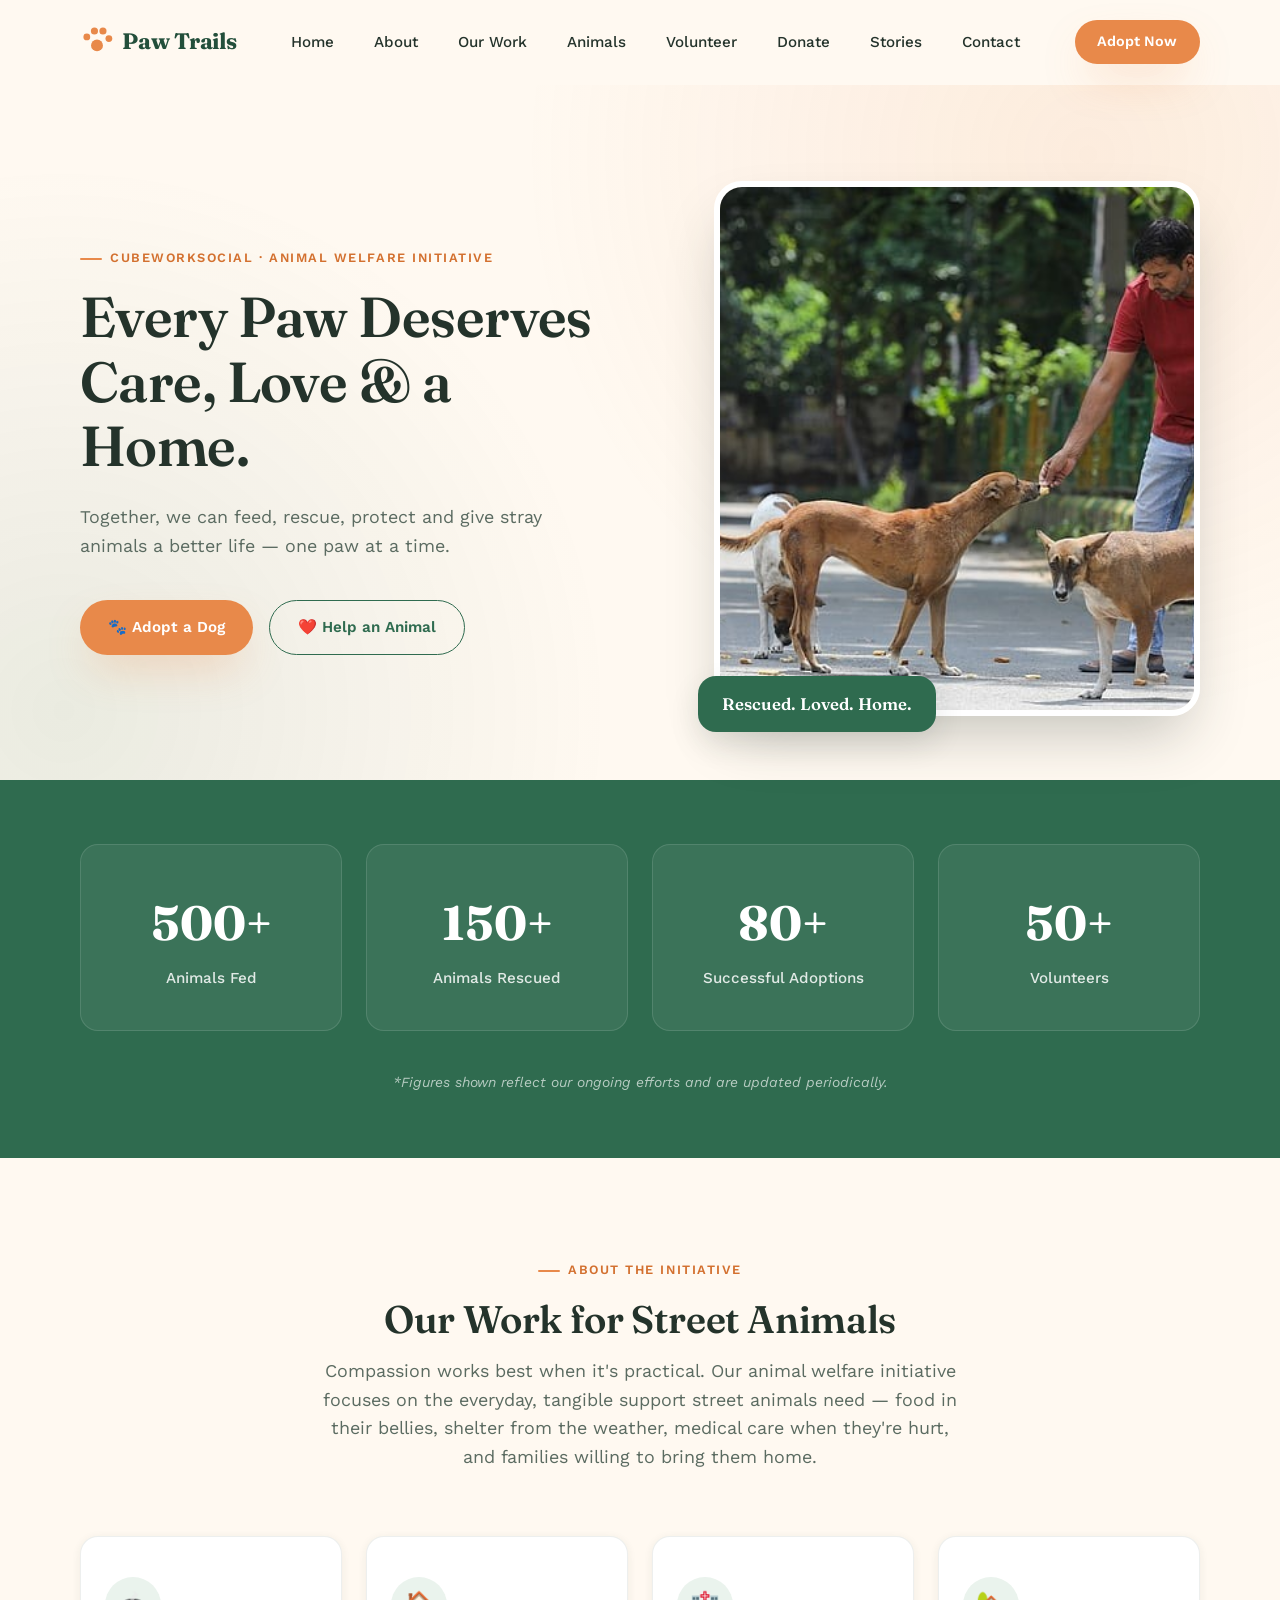
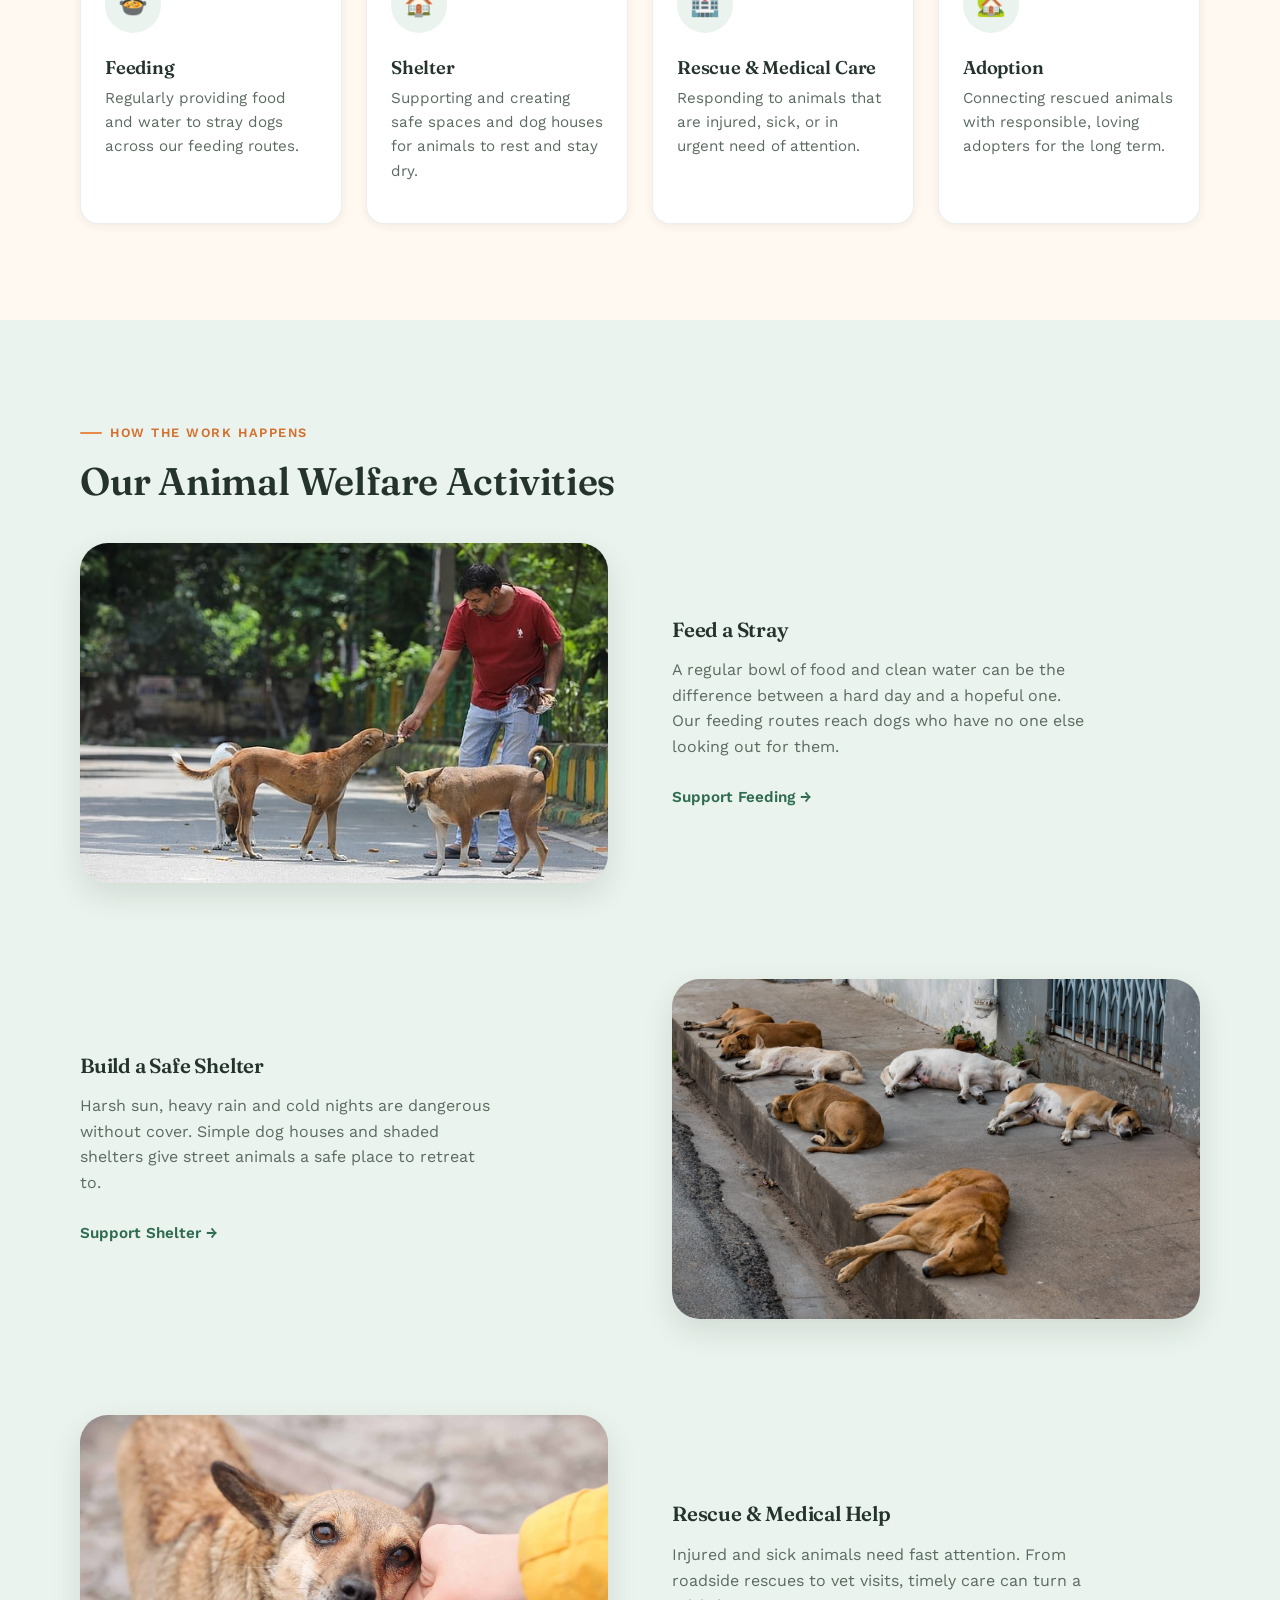
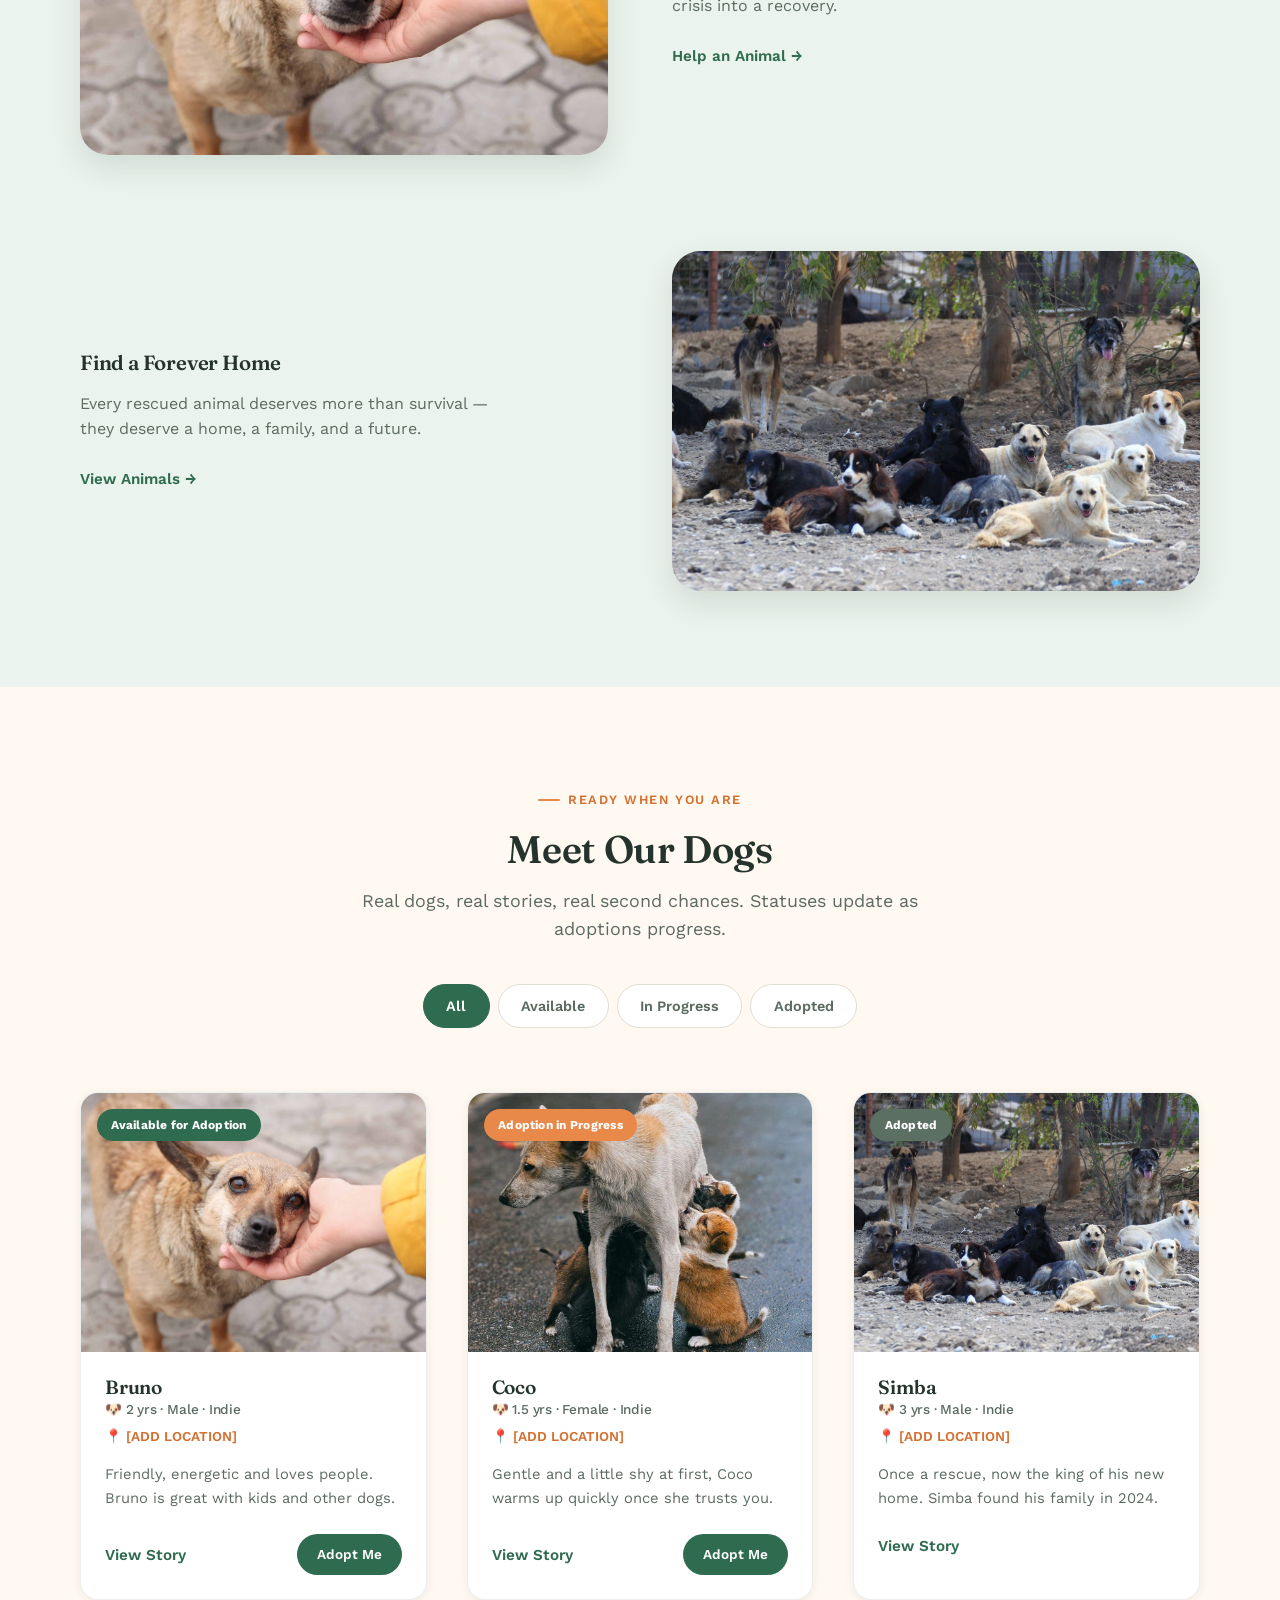
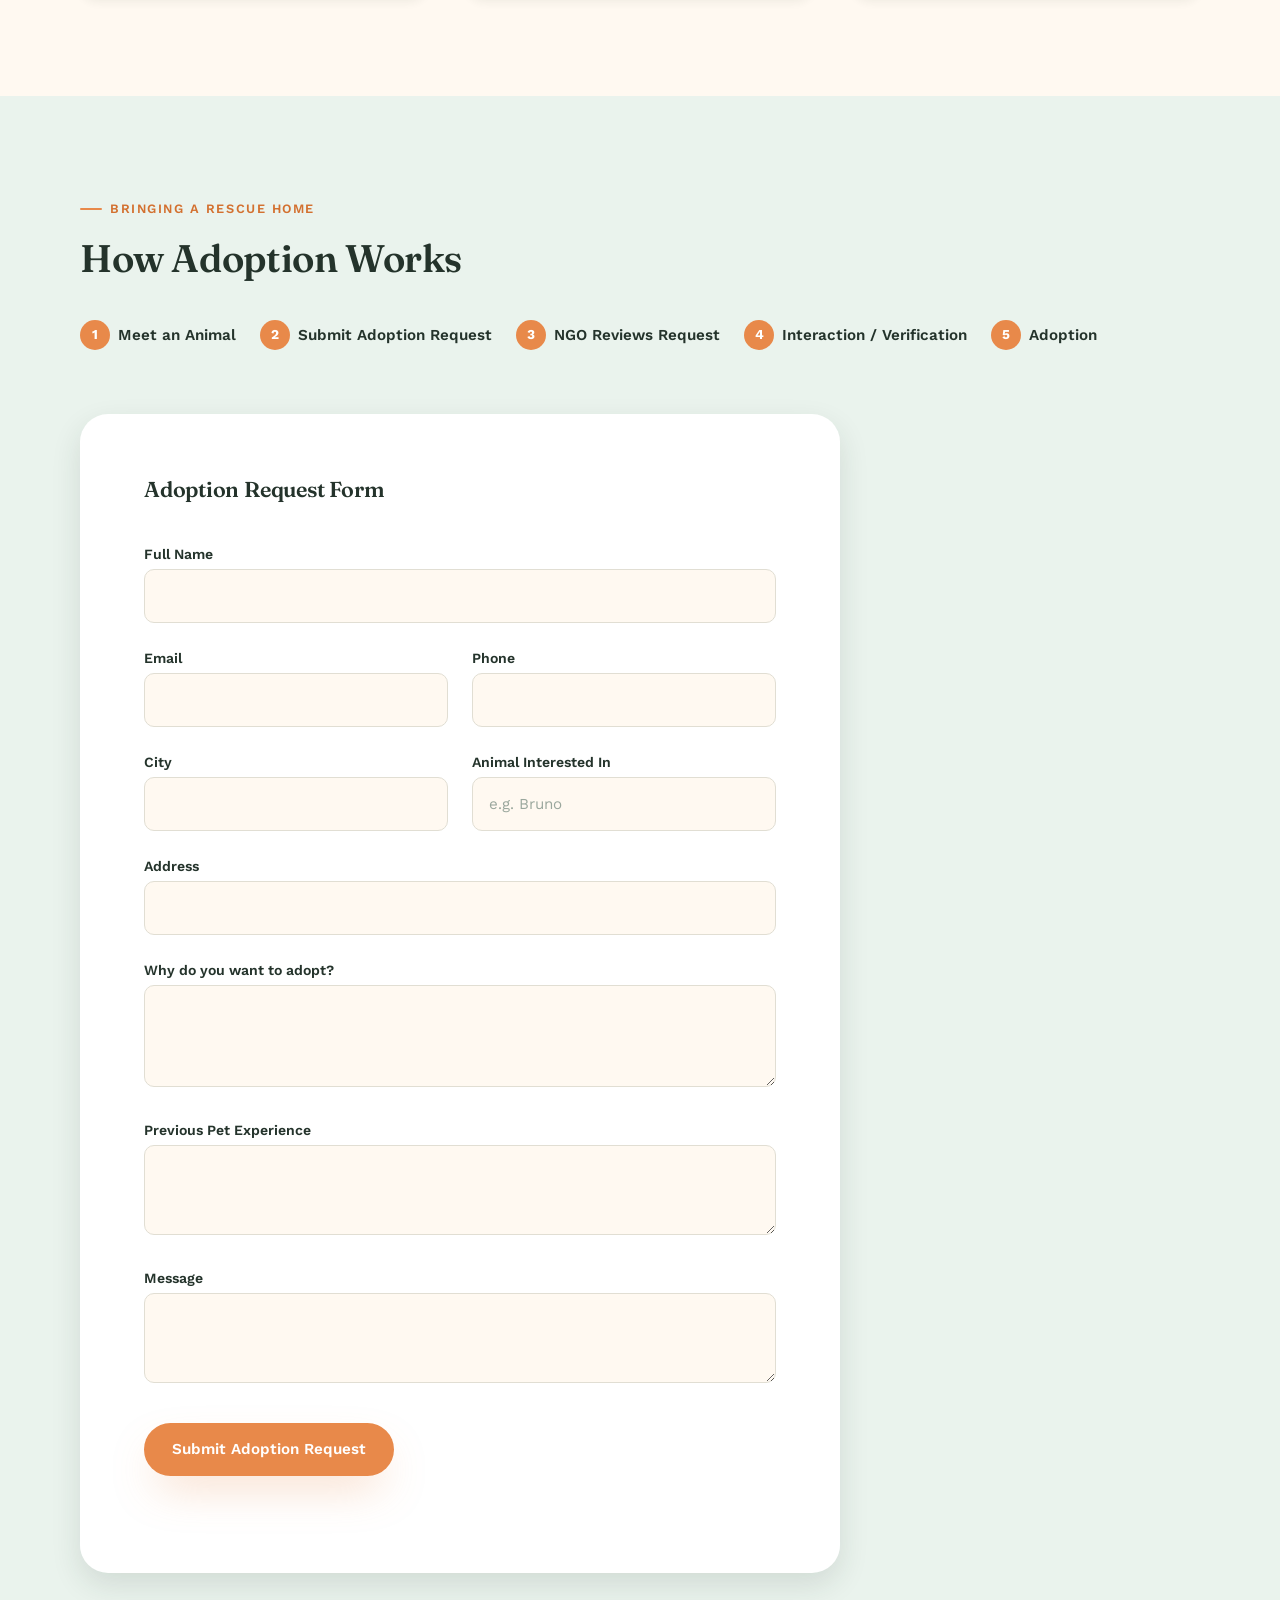
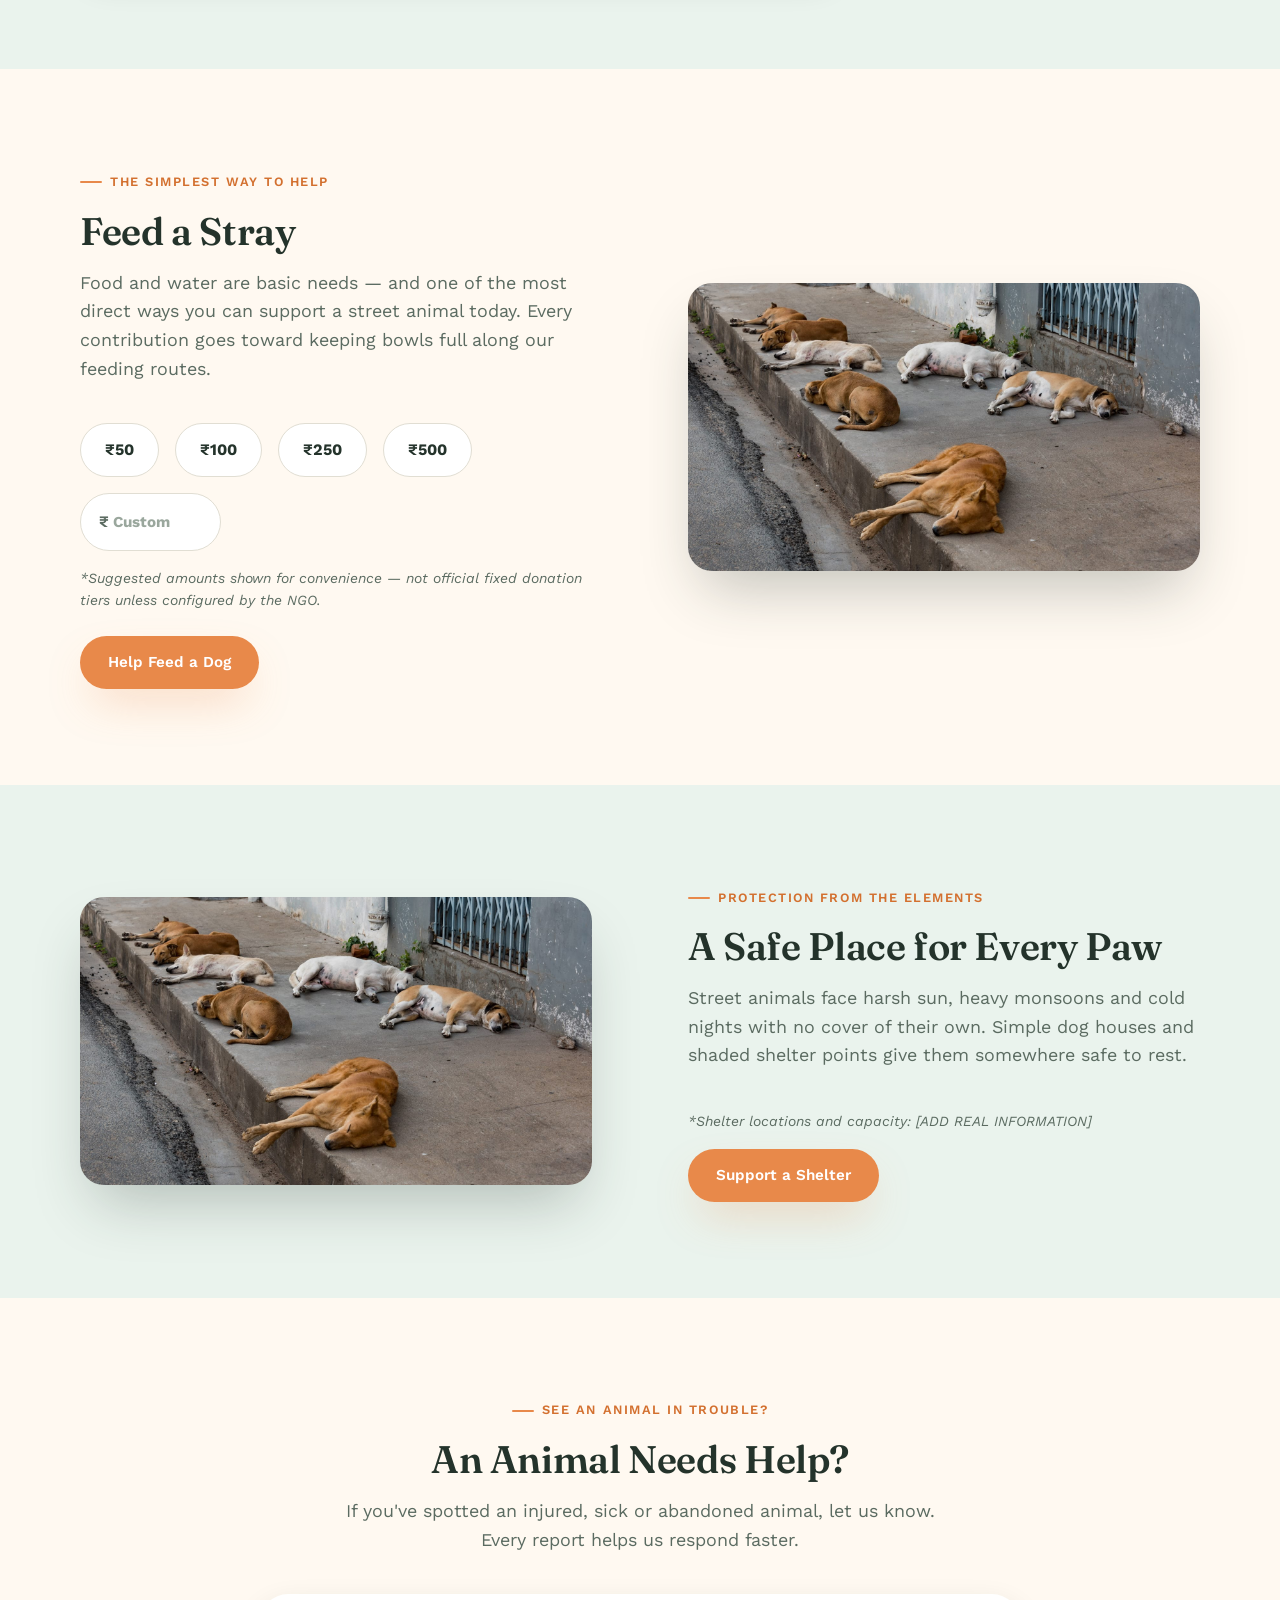
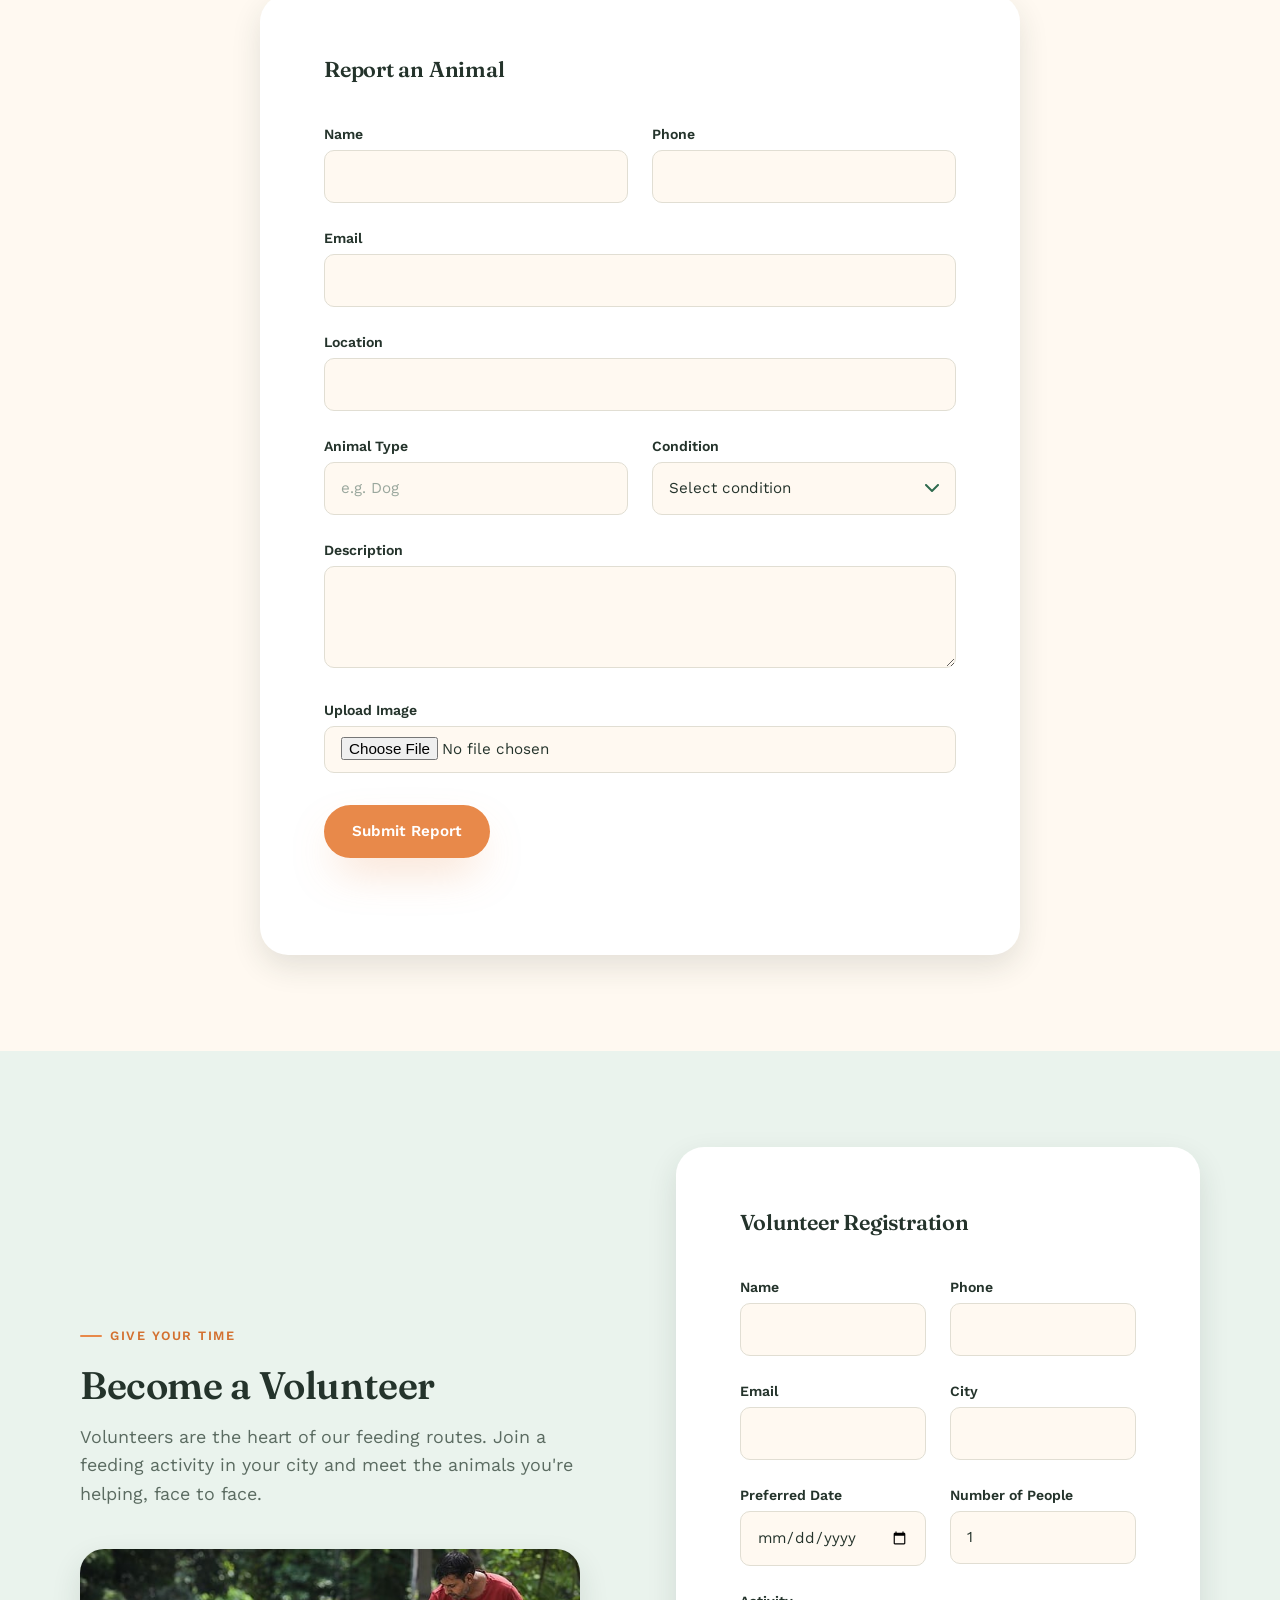
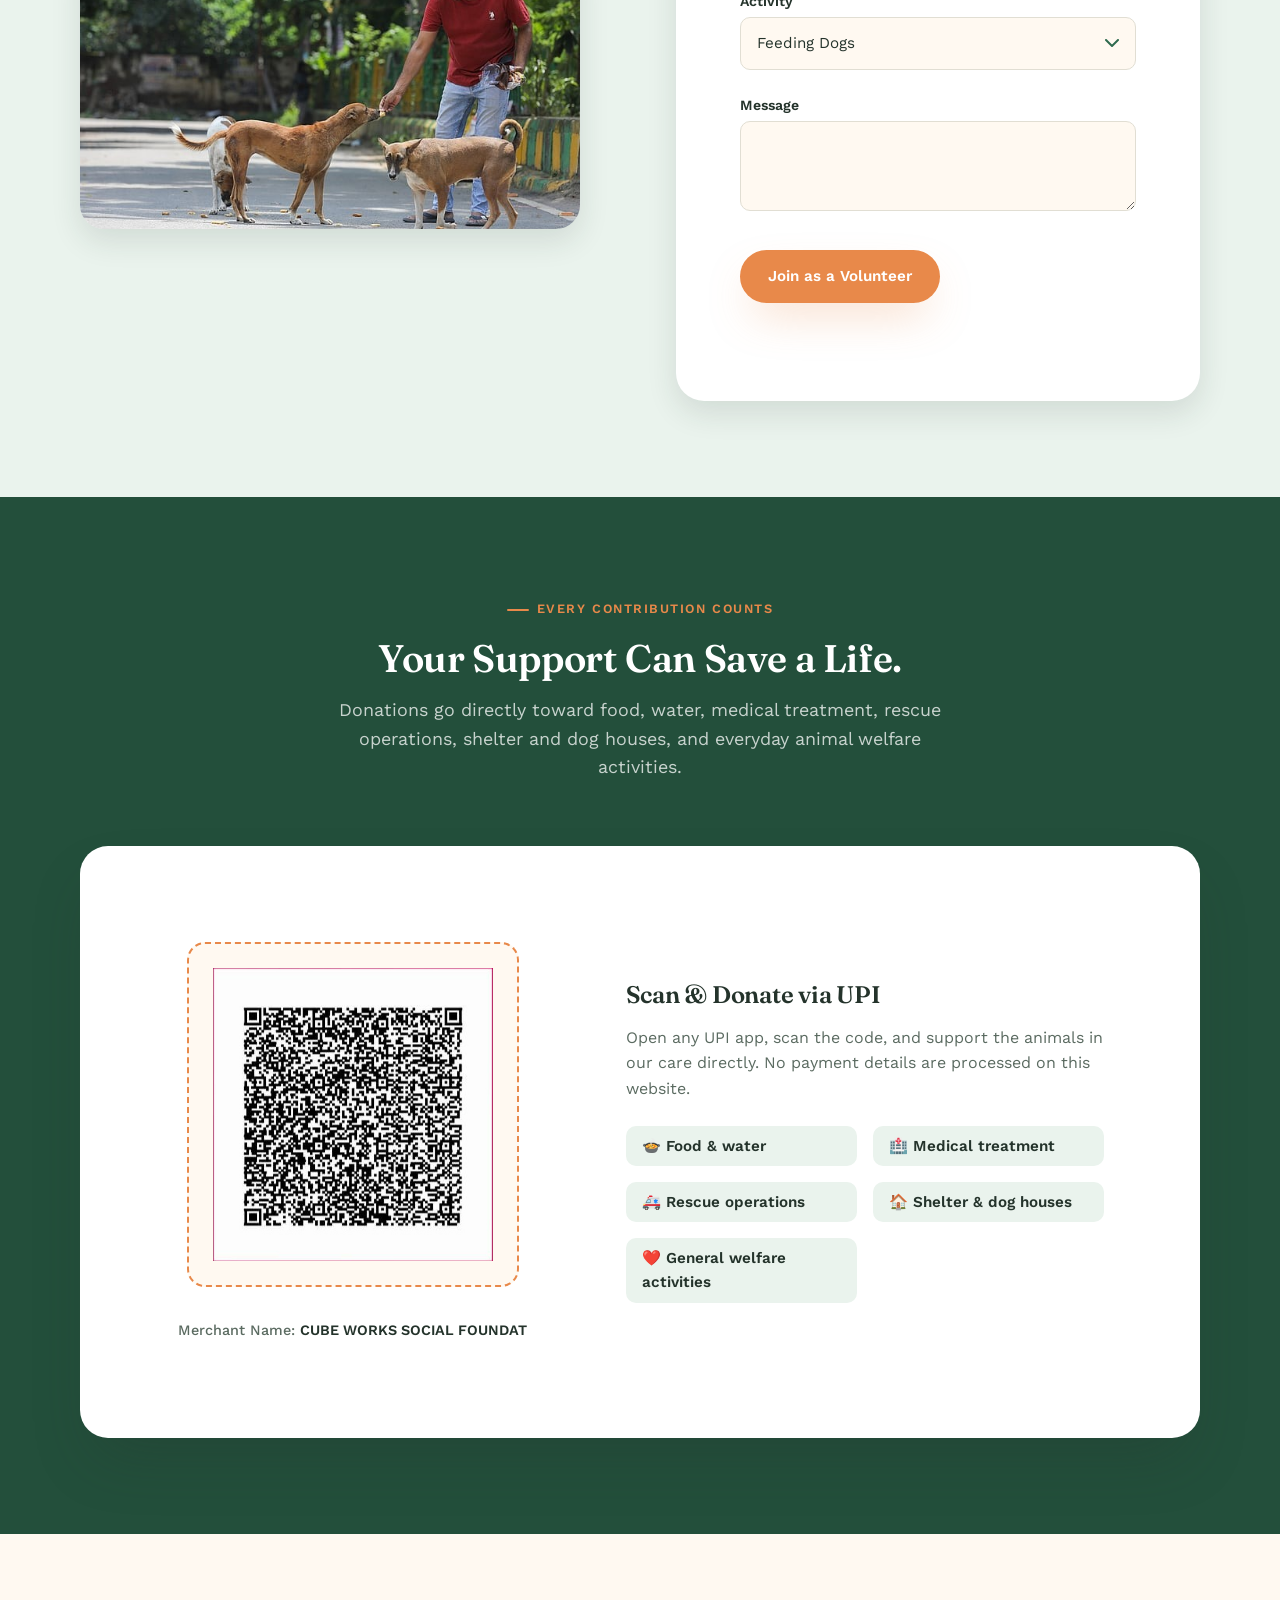
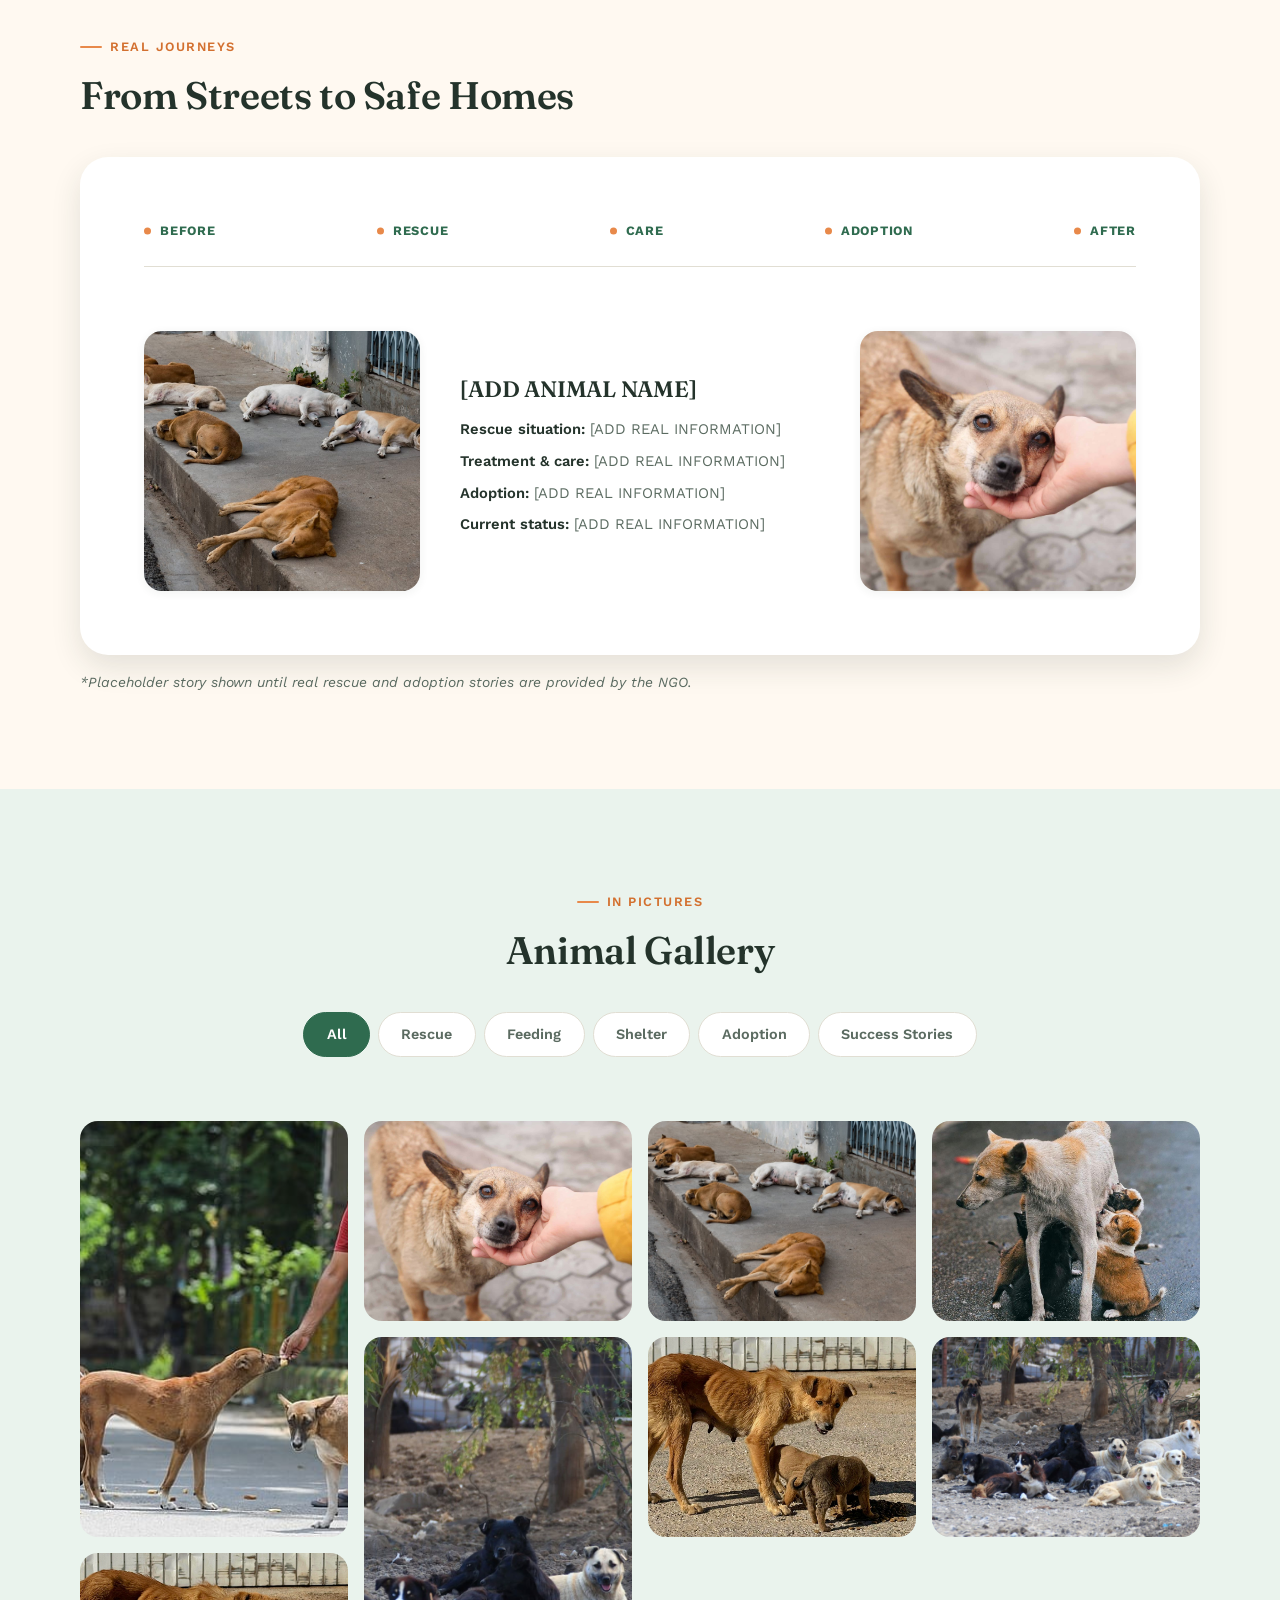
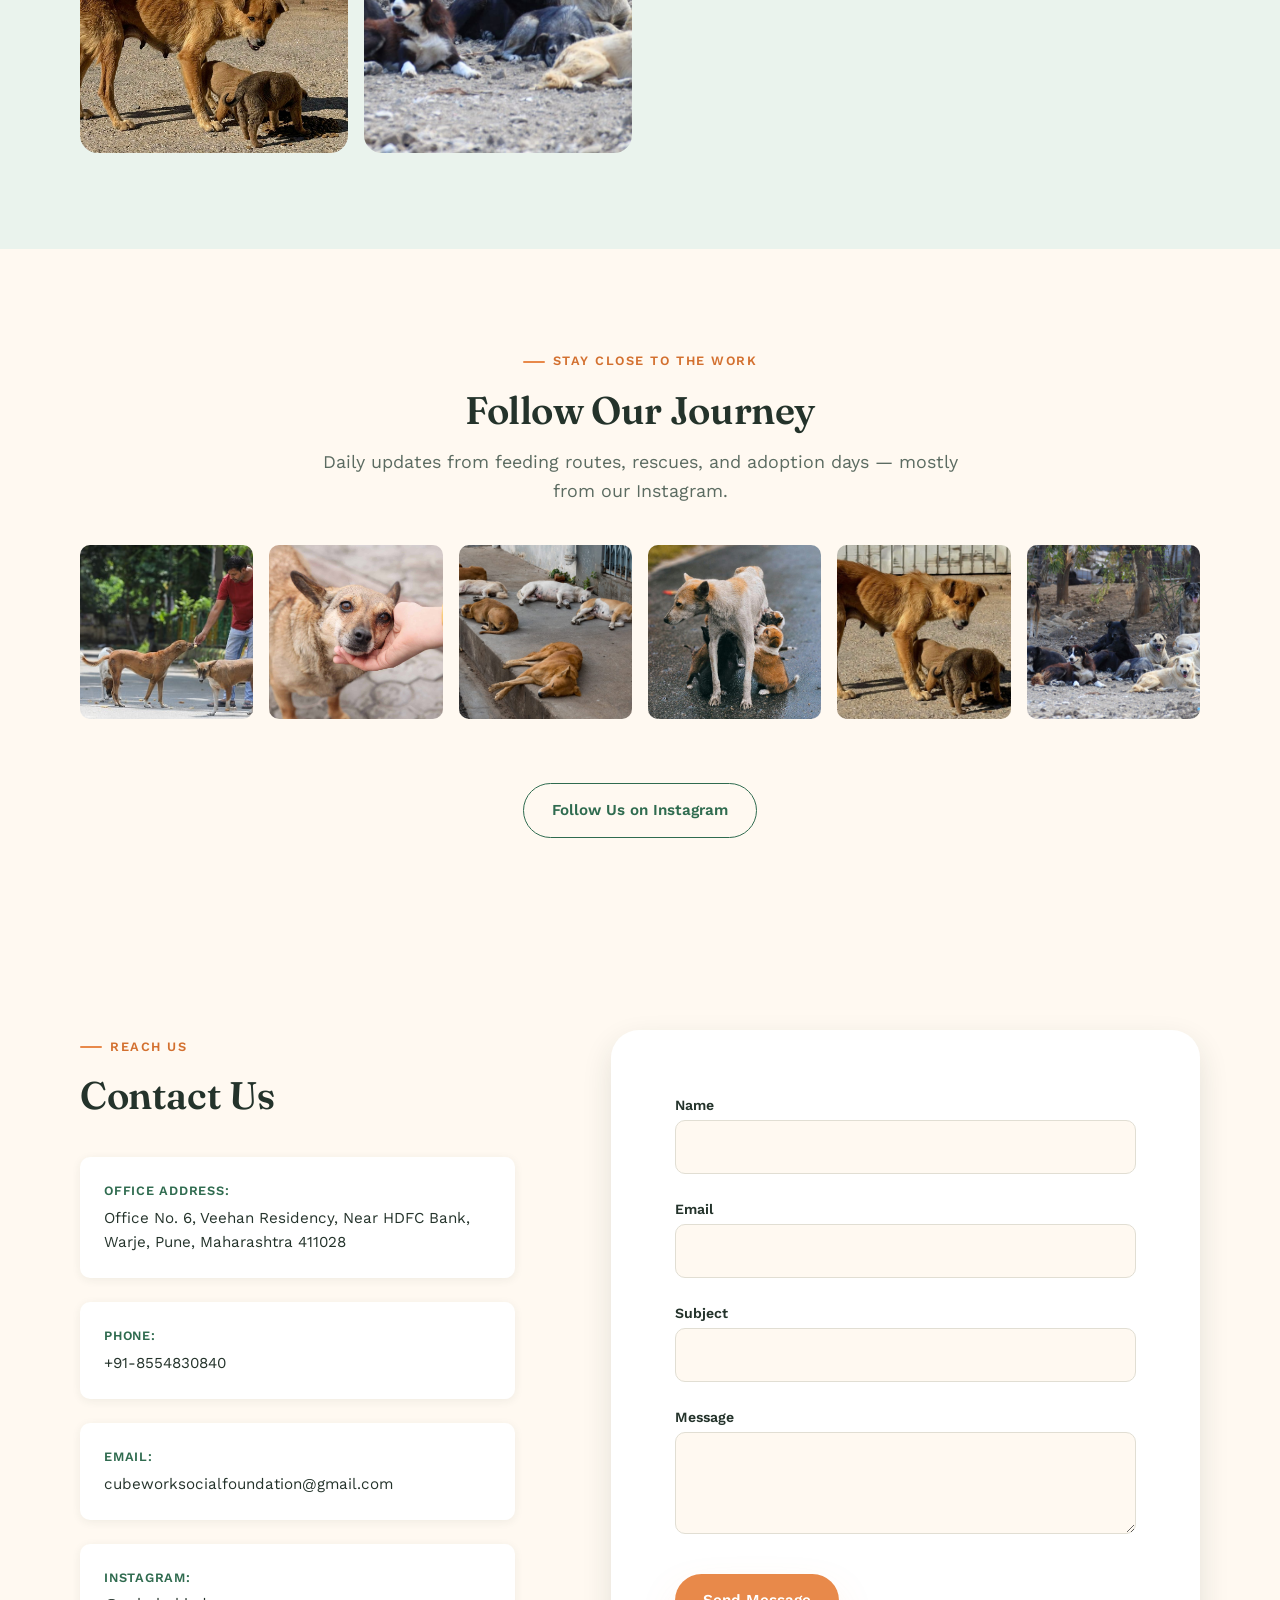
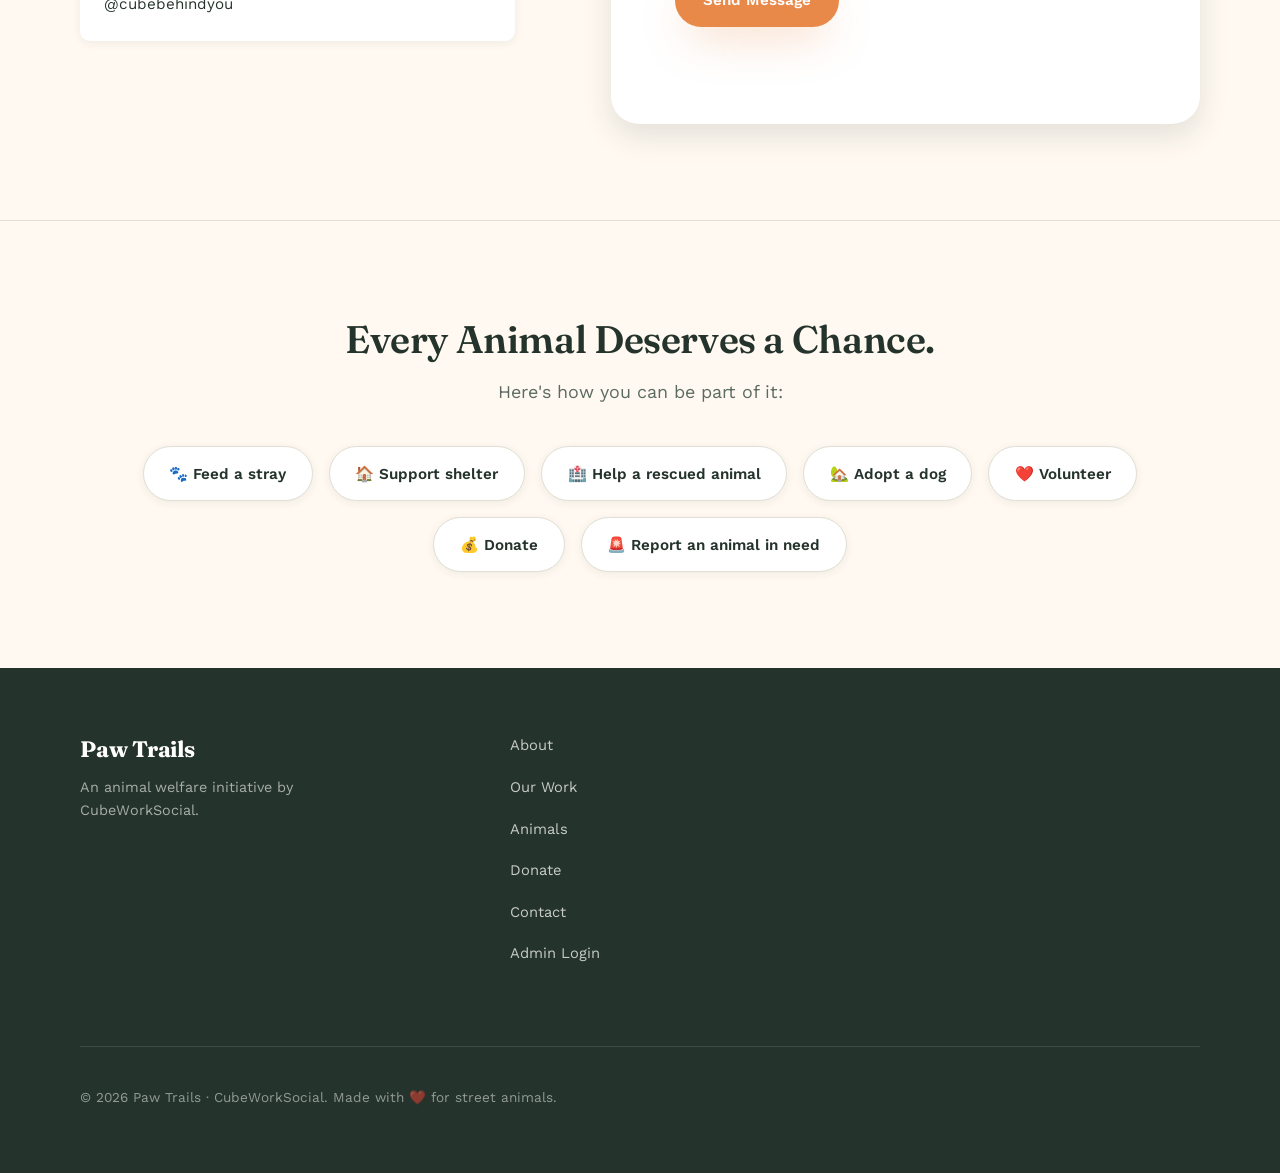
<file: index.html>
<!DOCTYPE html>
<html lang="en">
<head>
<meta charset="UTF-8">
<meta name="viewport" content="width=device-width, initial-scale=1.0">
<title>Paw Trails — Animal Welfare Initiative by CubeWorkSocial</title>
<meta name="description" content="Feed, rescue, shelter and rehome street animals. Join Paw Trails — an animal welfare initiative bringing together animals in need, volunteers, donors and adopters.">

<!-- Fonts: Fraunces (display serif) + Work Sans (body/utility) -->
<link rel="preconnect" href="https://fonts.googleapis.com">
<link rel="preconnect" href="https://fonts.gstatic.com" crossorigin>
<link href="https://fonts.googleapis.com/css2?family=Fraunces:ital,opsz,wght@0,9..144,300;0,9..144,500;0,9..144,600;0,9..144,700;1,9..144,500&family=Work+Sans:wght@400;500;600;700&display=swap" rel="stylesheet">

<link rel="stylesheet" href="css/style.css">
<noscript>
  <style>
    .animal-card[data-status],
    .gallery-item[data-cat] {
      display: block !important;
    }
    [data-reveal] {
      opacity: 1 !important;
      transform: none !important;
    }
  </style>
</noscript>
</head>
<body>

<!-- Signature scroll trail: a trail of paw prints marks progress down the page, echoing the "journey" from street to home -->
<div class="paw-trail" id="pawTrail" aria-hidden="true">
  <div class="paw-trail__fill" id="pawTrailFill"></div>
</div>

<!-- ================= NAVIGATION ================= -->
<header class="site-header" id="siteHeader">
  <div class="container nav-inner">
    <a href="#home" class="brand">
      <span class="brand__mark" aria-hidden="true">
        <svg viewBox="0 0 40 40" width="34" height="34" fill="none">
          <circle cx="20" cy="24" r="7" fill="currentColor"/>
          <circle cx="8" cy="14" r="4" fill="currentColor"/>
          <circle cx="17" cy="7" r="4.2" fill="currentColor"/>
          <circle cx="27" cy="7" r="4.2" fill="currentColor"/>
          <circle cx="34" cy="16" r="4" fill="currentColor"/>
        </svg>
      </span>
      <span class="brand__text">Paw Trails</span>
    </a>

    <nav class="main-nav" id="mainNav" aria-label="Primary">
      <ul>
        <li><a href="#home">Home</a></li>
        <li><a href="#about">About</a></li>
        <li><a href="#our-work">Our Work</a></li>
        <li><a href="#animals">Animals</a></li>
        <li><a href="#volunteer">Volunteer</a></li>
        <li><a href="#donate">Donate</a></li>
        <li><a href="#stories">Stories</a></li>
        <li><a href="#contact">Contact</a></li>
      </ul>
    </nav>

    <a href="#animals" class="btn btn--primary btn--nav">Adopt Now</a>

    <button class="hamburger" id="hamburgerBtn" aria-label="Open menu" aria-expanded="false" aria-controls="mobileNav">
      <span></span><span></span><span></span>
    </button>
  </div>

  <!-- Mobile nav drawer -->
  <div class="mobile-nav" id="mobileNav">
    <ul>
      <li><a href="#home">Home</a></li>
      <li><a href="#about">About</a></li>
      <li><a href="#our-work">Our Work</a></li>
      <li><a href="#animals">Animals</a></li>
      <li><a href="#volunteer">Volunteer</a></li>
      <li><a href="#donate">Donate</a></li>
      <li><a href="#stories">Stories</a></li>
      <li><a href="#contact">Contact</a></li>
    </ul>
    <a href="#animals" class="btn btn--primary">Adopt Now</a>
  </div>
</header>

<main>

  <!-- ================= 1. HERO ================= -->
  <section class="hero" id="home">
    <div class="container hero__inner">
      <div class="hero__copy" data-reveal>
        <p class="eyebrow">CubeWorkSocial &middot; Animal Welfare Initiative</p>
        <h1 class="hero__headline">Every Paw Deserves Care, Love &amp; a Home.</h1>
        <p class="hero__sub">Together, we can feed, rescue, protect and give stray animals a better life — one paw at a time.</p>
        <div class="hero__ctas">
          <a href="#animals" class="btn btn--primary">🐾 Adopt a Dog</a>
          <a href="#donate" class="btn btn--outline">❤️ Help an Animal</a>
        </div>
      </div>
      <div class="hero__media" data-reveal>
        <img class="hero__image" src="images/hero-feeding.jpg" alt="Person feeding rescued street dogs">
        <div class="hero__media-tag">Rescued. Loved. Home.</div>
      </div>
    </div>
  </section>

  <!-- ================= 4. IMPACT ================= -->
  <section class="impact" id="impact">
    <div class="container">
      <div class="impact__grid">
        <div class="impact__stat" data-counter="500" data-suffix="+">
          <span class="impact__number">0</span>
          <span class="impact__label">Animals Fed</span>
        </div>
        <div class="impact__stat" data-counter="150" data-suffix="+">
          <span class="impact__number">0</span>
          <span class="impact__label">Animals Rescued</span>
        </div>
        <div class="impact__stat" data-counter="80" data-suffix="+">
          <span class="impact__number">0</span>
          <span class="impact__label">Successful Adoptions</span>
        </div>
        <div class="impact__stat" data-counter="50" data-suffix="+">
          <span class="impact__number">0</span>
          <span class="impact__label">Volunteers</span>
        </div>
      </div>
      <p class="impact__note">*Figures shown reflect our ongoing efforts and are updated periodically.</p>
    </div>
  </section>

  <!-- ================= 5. ABOUT OUR WORK ================= -->
  <section class="about" id="about">
    <div class="container">
      <p class="eyebrow">About the Initiative</p>
      <h2 class="section-title">Our Work for Street Animals</h2>
      <p class="section-lede">Compassion works best when it's practical. Our animal welfare initiative focuses on the everyday, tangible support street animals need — food in their bellies, shelter from the weather, medical care when they're hurt, and families willing to bring them home.</p>

      <div class="feature-grid">
        <article class="feature-card" data-reveal>
          <span class="feature-card__icon" aria-hidden="true">🍲</span>
          <h3>Feeding</h3>
          <p>Regularly providing food and water to stray dogs across our feeding routes.</p>
        </article>
        <article class="feature-card" data-reveal>
          <span class="feature-card__icon" aria-hidden="true">🏠</span>
          <h3>Shelter</h3>
          <p>Supporting and creating safe spaces and dog houses for animals to rest and stay dry.</p>
        </article>
        <article class="feature-card" data-reveal>
          <span class="feature-card__icon" aria-hidden="true">🏥</span>
          <h3>Rescue &amp; Medical Care</h3>
          <p>Responding to animals that are injured, sick, or in urgent need of attention.</p>
        </article>
        <article class="feature-card" data-reveal>
          <span class="feature-card__icon" aria-hidden="true">🏡</span>
          <h3>Adoption</h3>
          <p>Connecting rescued animals with responsible, loving adopters for the long term.</p>
        </article>
      </div>
    </div>
  </section>

  <!-- ================= 6. ACTIVITIES ================= -->
  <section class="activities" id="our-work">
    <div class="container">
      <p class="eyebrow">How the Work Happens</p>
      <h2 class="section-title">Our Animal Welfare Activities</h2>

      <div class="activity-list">
        <article class="activity-row" data-reveal>
          <div class="activity-row__image"><img src="images/hero-feeding.jpg" alt="Person feeding rescued street dogs"></div>
          <div class="activity-row__copy">
            <h3>Feed a Stray</h3>
            <p>A regular bowl of food and clean water can be the difference between a hard day and a hopeful one. Our feeding routes reach dogs who have no one else looking out for them.</p>
            <a href="#feeding" class="btn btn--text">Support Feeding →</a>
          </div>
        </article>

        <article class="activity-row activity-row--reverse" data-reveal>
          <div class="activity-row__image"><img src="images/street-dogs.jpg" alt="Street dogs resting safely together"></div>
          <div class="activity-row__copy">
            <h3>Build a Safe Shelter</h3>
            <p>Harsh sun, heavy rain and cold nights are dangerous without cover. Simple dog houses and shaded shelters give street animals a safe place to retreat to.</p>
            <a href="#shelter" class="btn btn--text">Support Shelter →</a>
          </div>
        </article>

        <article class="activity-row" data-reveal>
          <div class="activity-row__image"><img src="images/dog-care.jpg" alt="Person caring for a rescued dog"></div>
          <div class="activity-row__copy">
            <h3>Rescue &amp; Medical Help</h3>
            <p>Injured and sick animals need fast attention. From roadside rescues to vet visits, timely care can turn a crisis into a recovery.</p>
            <a href="#report" class="btn btn--text">Help an Animal →</a>
          </div>
        </article>

        <article class="activity-row activity-row--reverse" data-reveal>
          <div class="activity-row__image"><img src="images/dog-group-2.jpg" alt="Dogs living together in a safe environment"></div>
          <div class="activity-row__copy">
            <h3>Find a Forever Home</h3>
            <p>Every rescued animal deserves more than survival — they deserve a home, a family, and a future.</p>
            <a href="#animals" class="btn btn--text">View Animals →</a>
          </div>
        </article>
      </div>
    </div>
  </section>

  <!-- ================= 7. ANIMALS NEEDING HOMES ================= -->
  <section class="animals" id="animals">
    <div class="container">
      <p class="eyebrow">Ready When You Are</p>
      <h2 class="section-title">Meet Our Dogs</h2>
      <p class="section-lede">Real dogs, real stories, real second chances. Statuses update as adoptions progress.</p>

      <div class="animal-filters" role="tablist" aria-label="Filter animals by status">
        <button class="chip is-active" data-filter="all" role="tab" aria-selected="true">All</button>
        <button class="chip" data-filter="available" role="tab" aria-selected="false">Available</button>
        <button class="chip" data-filter="in-progress" role="tab" aria-selected="false">In Progress</button>
        <button class="chip" data-filter="adopted" role="tab" aria-selected="false">Adopted</button>
      </div>

      <div class="animal-grid" id="animalGrid">
        <!-- Animal cards are rendered by js/script.js from a data array (Firestore "animals" collection in production).
             Static sample markup below shows the expected structure / is used as a no-JS fallback. -->
        <article class="animal-card" data-status="available" data-reveal>
          <div class="animal-card__img"><img src="images/dog-care.jpg" alt="Bruno, rescued dog"></div>
          <span class="status-badge status-badge--available">Available for Adoption</span>
          <div class="animal-card__body">
            <h3>Bruno <span class="animal-card__meta">🐶 2 yrs · Male · Indie</span></h3>
            <p class="animal-card__location">📍 [ADD LOCATION]</p>
            <p>Friendly, energetic and loves people. Bruno is great with kids and other dogs.</p>
            <div class="animal-card__ctas">
              <a href="#" class="btn btn--text" data-view-story="bruno">View Story</a>
              <a href="#adopt-form" class="btn btn--small">Adopt Me</a>
            </div>
          </div>
        </article>

        <article class="animal-card" data-status="in-progress" data-reveal>
          <div class="animal-card__img"><img src="images/mother-puppies.jpg" alt="Coco, rescued dog"></div>
          <span class="status-badge status-badge--progress">Adoption in Progress</span>
          <div class="animal-card__body">
            <h3>Coco <span class="animal-card__meta">🐶 1.5 yrs · Female · Indie</span></h3>
            <p class="animal-card__location">📍 [ADD LOCATION]</p>
            <p>Gentle and a little shy at first, Coco warms up quickly once she trusts you.</p>
            <div class="animal-card__ctas">
              <a href="#" class="btn btn--text" data-view-story="coco">View Story</a>
              <a href="#adopt-form" class="btn btn--small">Adopt Me</a>
            </div>
          </div>
        </article>

        <article class="animal-card" data-status="adopted" data-reveal>
          <div class="animal-card__img"><img src="images/dog-group.jpg" alt="Simba, rescued dog"></div>
          <span class="status-badge status-badge--adopted">Adopted</span>
          <div class="animal-card__body">
            <h3>Simba <span class="animal-card__meta">🐶 3 yrs · Male · Indie</span></h3>
            <p class="animal-card__location">📍 [ADD LOCATION]</p>
            <p>Once a rescue, now the king of his new home. Simba found his family in 2024.</p>
            <div class="animal-card__ctas">
              <a href="#" class="btn btn--text" data-view-story="simba">View Story</a>
            </div>
          </div>
        </article>
      </div>
    </div>
  </section>

  <!-- Animal story modal is built dynamically by js/script.js -->

  <!-- ================= 9. ADOPTION PROCESS + FORM ================= -->
  <section class="adopt" id="adopt-form">
    <div class="container">
      <p class="eyebrow">Bringing a Rescue Home</p>
      <h2 class="section-title">How Adoption Works</h2>

      <ol class="process">
        <li><span class="process__num">1</span>Meet an Animal</li>
        <li><span class="process__num">2</span>Submit Adoption Request</li>
        <li><span class="process__num">3</span>NGO Reviews Request</li>
        <li><span class="process__num">4</span>Interaction / Verification</li>
        <li><span class="process__num">5</span>Adoption</li>
      </ol>

      <div class="form-card" data-reveal>
        <h3>Adoption Request Form</h3>
        <form id="adoptionForm" novalidate>
          <div class="form-row">
            <label for="adoptName">Full Name</label>
            <input type="text" id="adoptName" name="fullName" required>
          </div>
          <div class="form-row form-row--split">
            <div>
              <label for="adoptEmail">Email</label>
              <input type="email" id="adoptEmail" name="email" required>
            </div>
            <div>
              <label for="adoptPhone">Phone</label>
              <input type="tel" id="adoptPhone" name="phone" required>
            </div>
          </div>
          <div class="form-row form-row--split">
            <div>
              <label for="adoptCity">City</label>
              <input type="text" id="adoptCity" name="city" required>
            </div>
            <div>
              <label for="adoptAnimal">Animal Interested In</label>
              <input type="text" id="adoptAnimal" name="animalOfInterest" placeholder="e.g. Bruno">
            </div>
          </div>
          <div class="form-row">
            <label for="adoptAddress">Address</label>
            <input type="text" id="adoptAddress" name="address" required>
          </div>
          <div class="form-row">
            <label for="adoptWhy">Why do you want to adopt?</label>
            <textarea id="adoptWhy" name="whyAdopt" rows="3" required></textarea>
          </div>
          <div class="form-row">
            <label for="adoptExperience">Previous Pet Experience</label>
            <textarea id="adoptExperience" name="petExperience" rows="2"></textarea>
          </div>
          <div class="form-row">
            <label for="adoptMessage">Message</label>
            <textarea id="adoptMessage" name="message" rows="2"></textarea>
          </div>
          <button type="submit" class="btn btn--primary">Submit Adoption Request</button>
          <p class="form-status" id="adoptFormStatus" role="status"></p>
        </form>
      </div>
    </div>
  </section>

  <!-- ================= 10. FEEDING PROGRAM ================= -->
  <section class="feeding" id="feeding">
    <div class="container feeding__inner">
      <div data-reveal>
        <p class="eyebrow">The Simplest Way to Help</p>
        <h2 class="section-title">Feed a Stray</h2>
        <p class="section-lede">Food and water are basic needs — and one of the most direct ways you can support a street animal today. Every contribution goes toward keeping bowls full along our feeding routes.</p>

        <div class="amount-picker" role="group" aria-label="Choose an amount to help feed a dog">
          <button class="amount-chip" data-amount="50">₹50</button>
          <button class="amount-chip" data-amount="100">₹100</button>
          <button class="amount-chip" data-amount="250">₹250</button>
          <button class="amount-chip" data-amount="500">₹500</button>
          <div class="amount-chip amount-chip--custom">
            <label for="customAmount" class="sr-only">Custom amount</label>
            <span>₹</span>
            <input type="number" id="customAmount" min="1" placeholder="Custom">
          </div>
        </div>
        <p class="fine-print">*Suggested amounts shown for convenience — not official fixed donation tiers unless configured by the NGO.</p>
        <a href="#donate" class="btn btn--primary">Help Feed a Dog</a>
      </div>
      <div data-reveal><img src="images/street-dogs.jpg" alt="Street dogs resting together" style="width:100%;height:100%;object-fit:cover;border-radius:24px;box-shadow:var(--shadow-lg);"></div>
    </div>
  </section>

  <!-- ================= 12. SHELTER / DOG HOUSE ================= -->
  <section class="shelter" id="shelter">
    <div class="container shelter__inner">
      <div data-reveal><img src="images/street-dogs.jpg" alt="Street dogs in a safe resting area" style="width:100%;height:100%;object-fit:cover;border-radius:24px;box-shadow:var(--shadow-lg);"></div>
      <div data-reveal>
        <p class="eyebrow">Protection From the Elements</p>
        <h2 class="section-title">A Safe Place for Every Paw</h2>
        <p class="section-lede">Street animals face harsh sun, heavy monsoons and cold nights with no cover of their own. Simple dog houses and shaded shelter points give them somewhere safe to rest.</p>
        <p class="fine-print">*Shelter locations and capacity: [ADD REAL INFORMATION]</p>
        <a href="#donate" class="btn btn--primary">Support a Shelter</a>
      </div>
    </div>
  </section>

  <!-- ================= 13. RESCUE & MEDICAL / REPORT ================= -->
  <section class="report" id="report">
    <div class="container">
      <p class="eyebrow">See an Animal in Trouble?</p>
      <h2 class="section-title">An Animal Needs Help?</h2>
      <p class="section-lede">If you've spotted an injured, sick or abandoned animal, let us know. Every report helps us respond faster.</p>

      <div class="form-card" data-reveal>
        <h3>Report an Animal</h3>
        <form id="reportForm" novalidate>
          <div class="form-row form-row--split">
            <div>
              <label for="reportName">Name</label>
              <input type="text" id="reportName" name="fullName" required>
            </div>
            <div>
              <label for="reportPhone">Phone</label>
              <input type="tel" id="reportPhone" name="phone" required>
            </div>
          </div>
          <div class="form-row">
            <label for="reportEmail">Email</label>
            <input type="email" id="reportEmail" name="email">
          </div>
          <div class="form-row">
            <label for="reportLocation">Location</label>
            <input type="text" id="reportLocation" name="location" required>
          </div>
          <div class="form-row form-row--split">
            <div>
              <label for="reportAnimalType">Animal Type</label>
              <input type="text" id="reportAnimalType" name="animalType" placeholder="e.g. Dog" required>
            </div>
            <div>
              <label for="reportCondition">Condition</label>
              <select id="reportCondition" name="condition" required>
                <option value="" disabled selected>Select condition</option>
                <option>Injured</option>
                <option>Sick</option>
                <option>Abandoned</option>
                <option>Needs Food</option>
                <option>Lost</option>
                <option>Other</option>
              </select>
            </div>
          </div>
          <div class="form-row">
            <label for="reportDescription">Description</label>
            <textarea id="reportDescription" name="description" rows="3" required></textarea>
          </div>
          <div class="form-row">
            <label for="reportImage">Upload Image</label>
            <input type="file" id="reportImage" name="image" accept="image/*">
          </div>
          <button type="submit" class="btn btn--primary">Submit Report</button>
          <p class="form-status" id="reportFormStatus" role="status"></p>
        </form>
      </div>
    </div>
  </section>

  <!-- ================= 11. VOLUNTEER ================= -->
  <section class="volunteer" id="volunteer">
    <div class="container volunteer__inner">
      <div data-reveal>
        <p class="eyebrow">Give Your Time</p>
        <h2 class="section-title">Become a Volunteer</h2>
        <p class="section-lede">Volunteers are the heart of our feeding routes. Join a feeding activity in your city and meet the animals you're helping, face to face.</p>
        <img src="images/hero-feeding.jpg" alt="Volunteer feeding rescued street dogs" style="width:100%;height:280px;object-fit:cover;border-radius:24px;box-shadow:var(--shadow-md);">
      </div>

      <div class="form-card" data-reveal>
        <h3>Volunteer Registration</h3>
        <form id="volunteerForm" novalidate>
          <div class="form-row form-row--split">
            <div>
              <label for="volName">Name</label>
              <input type="text" id="volName" name="fullName" required>
            </div>
            <div>
              <label for="volPhone">Phone</label>
              <input type="tel" id="volPhone" name="phone" required>
            </div>
          </div>
          <div class="form-row form-row--split">
            <div>
              <label for="volEmail">Email</label>
              <input type="email" id="volEmail" name="email" required>
            </div>
            <div>
              <label for="volCity">City</label>
              <input type="text" id="volCity" name="city" required>
            </div>
          </div>
          <div class="form-row form-row--split">
            <div>
              <label for="volDate">Preferred Date</label>
              <input type="date" id="volDate" name="preferredDate" required>
            </div>
            <div>
              <label for="volPeople">Number of People</label>
              <input type="number" id="volPeople" name="numberOfPeople" min="1" value="1">
            </div>
          </div>
          <div class="form-row">
            <label for="volActivity">Activity</label>
            <select id="volActivity" name="activity">
              <option selected>Feeding Dogs</option>
            </select>
          </div>
          <div class="form-row">
            <label for="volMessage">Message</label>
            <textarea id="volMessage" name="message" rows="2"></textarea>
          </div>
          <button type="submit" class="btn btn--primary">Join as a Volunteer</button>
          <p class="form-status" id="volunteerFormStatus" role="status"></p>
        </form>
      </div>
    </div>
  </section>

  <!-- ================= 14. DONATION ================= -->
  <section class="donate" id="donate">
    <div class="container">
      <p class="eyebrow">Every Contribution Counts</p>
      <h2 class="section-title">Your Support Can Save a Life.</h2>
      <p class="section-lede">Donations go directly toward food, water, medical treatment, rescue operations, shelter and dog houses, and everyday animal welfare activities.</p>

      <div class="donate__panel" data-reveal>
        <div class="donate__qr">
          <div class="qr-box" aria-label="Donation QR code">
            <img src="images/donation-qr.jpeg" alt="Scan here to pay — Cube Works Social Foundation donation QR code" class="donation-qr">
          </div>
          <div class="donation-merchant-info">
            <p><span>Merchant Name:</span> <strong>CUBE WORKS SOCIAL FOUNDAT</strong></p>
          </div>
        </div>
        <div class="donate__info">
          <h3>Scan &amp; Donate via UPI</h3>
          <p>Open any UPI app, scan the code, and support the animals in our care directly. No payment details are processed on this website.</p>
          <ul class="donate__uses">
            <li>🍲 Food &amp; water</li>
            <li>🏥 Medical treatment</li>
            <li>🚑 Rescue operations</li>
            <li>🏠 Shelter &amp; dog houses</li>
            <li>❤️ General welfare activities</li>
          </ul>
        </div>
      </div>
    </div>
  </section>

  <!-- ================= 15. SUCCESS STORIES ================= -->
  <section class="stories" id="stories">
    <div class="container">
      <p class="eyebrow">Real Journeys</p>
      <h2 class="section-title">From Streets to Safe Homes</h2>

      <div class="story-card" data-reveal>
        <div class="story-card__timeline" aria-hidden="true">
          <span>Before</span><span>Rescue</span><span>Care</span><span>Adoption</span><span>After</span>
        </div>
        <div class="story-card__grid">
          <img src="images/street-dogs.jpg" alt="Rescue story before care">
          <div class="story-card__copy">
            <h3>[ADD ANIMAL NAME]</h3>
            <p><strong>Rescue situation:</strong> [ADD REAL INFORMATION]</p>
            <p><strong>Treatment &amp; care:</strong> [ADD REAL INFORMATION]</p>
            <p><strong>Adoption:</strong> [ADD REAL INFORMATION]</p>
            <p><strong>Current status:</strong> [ADD REAL INFORMATION]</p>
          </div>
          <img src="images/dog-care.jpg" alt="Rescue story after care">
        </div>
      </div>
      <p class="fine-print">*Placeholder story shown until real rescue and adoption stories are provided by the NGO.</p>
    </div>
  </section>

  <!-- ================= 16. GALLERY ================= -->
  <section class="gallery" id="gallery">
    <div class="container">
      <p class="eyebrow">In Pictures</p>
      <h2 class="section-title">Animal Gallery</h2>

      <div class="gallery-filters" role="tablist" aria-label="Filter gallery">
        <button class="chip is-active" data-gfilter="all">All</button>
        <button class="chip" data-gfilter="rescue">Rescue</button>
        <button class="chip" data-gfilter="feeding">Feeding</button>
        <button class="chip" data-gfilter="shelter">Shelter</button>
        <button class="chip" data-gfilter="adoption">Adoption</button>
        <button class="chip" data-gfilter="success">Success Stories</button>
      </div>

      <div class="gallery-grid" id="galleryGrid">
        <div class="gallery-item" data-cat="feeding" data-label="Feeding street dogs"><img src="images/hero-feeding.jpg" alt="Feeding street dogs"></div>
        <div class="gallery-item" data-cat="rescue" data-label="Rescue and care"><img src="images/dog-care.jpg" alt="Rescue and care"></div>
        <div class="gallery-item" data-cat="shelter" data-label="Street dogs resting safely"><img src="images/street-dogs.jpg" alt="Street dogs resting safely"></div>
        <div class="gallery-item" data-cat="adoption" data-label="Dogs finding a safe home"><img src="images/mother-puppies.jpg" alt="Dogs finding a safe home"></div>
        <div class="gallery-item" data-cat="success" data-label="Animal welfare success"><img src="images/dog-group.jpg" alt="Animal welfare success"></div>
        <div class="gallery-item" data-cat="feeding" data-label="Feeding rescued puppies"><img src="images/feeding-puppies.jpg" alt="Feeding rescued puppies"></div>
        <div class="gallery-item" data-cat="rescue" data-label="Rescued dogs together"><img src="images/dog-group-2.jpg" alt="Rescued dogs together"></div>
        <div class="gallery-item" data-cat="adoption" data-label="Dogs and puppies"><img src="images/feeding-puppies.jpg" alt="Dogs and puppies"></div>
      </div>
    </div>
  </section>

  <!-- ================= 17. SOCIAL MEDIA ================= -->
  <section class="social" id="social">
    <div class="container">
      <p class="eyebrow">Stay Close to the Work</p>
      <h2 class="section-title">Follow Our Journey</h2>
      <p class="section-lede">Daily updates from feeding routes, rescues, and adoption days — mostly from our Instagram.</p>

      <div class="social-grid">
        <div class="social-item"><img src="images/hero-feeding.jpg" alt="Feeding rescued street dogs"></div>
        <div class="social-item"><img src="images/dog-care.jpg" alt="Caring for a rescued dog"></div>
        <div class="social-item"><img src="images/street-dogs.jpg" alt="Street dogs resting together"></div>
        <div class="social-item"><img src="images/mother-puppies.jpg" alt="Mother dog and puppies"></div>
        <div class="social-item"><img src="images/feeding-puppies.jpg" alt="Rescued puppies being fed"></div>
        <div class="social-item"><img src="images/dog-group.jpg" alt="Rescued dogs together"></div>
      </div>
      <a href="https://www.instagram.com/cubebehindyou/" class="btn btn--outline" id="instagramLink" target="_blank" rel="noopener noreferrer">Follow Us on Instagram</a>
    </div>
  </section>

  <!-- ================= 18. CONTACT ================= -->
  <section class="contact" id="contact">
    <div class="container contact__inner">
      <div data-reveal>
        <p class="eyebrow">Reach Us</p>
        <h2 class="section-title">Contact Us</h2>
        <ul class="contact__details">
          <li><strong>Office Address:</strong> Office No. 6, Veehan Residency, Near HDFC Bank, Warje, Pune, Maharashtra 411028</li>
          <li><strong>Phone:</strong> <a href="tel:+918554830840">+91-8554830840</a></li>
          <li><strong>Email:</strong> <a href="mailto:cubeworksocialfoundation@gmail.com">cubeworksocialfoundation@gmail.com</a></li>
          <li><strong>Instagram:</strong> <a href="https://www.instagram.com/cubebehindyou/" target="_blank" rel="noopener noreferrer">@cubebehindyou</a></li>
        </ul>
      </div>

      <div class="form-card" data-reveal>
        <form id="contactForm" action="https://formsubmit.co/yashgomase20@gmail.com" method="POST" novalidate>
          <div class="form-row">
            <label for="contactName">Name</label>
            <input type="text" id="contactName" name="fullName" required>
          </div>
          <div class="form-row">
            <label for="contactEmail">Email</label>
            <input type="email" id="contactEmail" name="email" required>
          </div>
          <div class="form-row">
            <label for="contactSubject">Subject</label>
            <input type="text" id="contactSubject" name="subject">
          </div>
          <div class="form-row">
            <label for="contactMessage">Message</label>
            <textarea id="contactMessage" name="message" rows="3" required></textarea>
          </div>
          <input type="hidden" name="_subject" value="New Website Contact Message">
          <input type="hidden" name="_captcha" value="false">
          <input type="hidden" name="_template" value="table">
          <button type="submit" class="btn btn--primary">Send Message</button>
          <p class="form-status" id="contactFormStatus" role="status"></p>
        </form>
      </div>
    </div>
  </section>

  <!-- ================= 25. WAYS TO HELP (PHILOSOPHY) ================= -->
  <section class="ways-to-help">
    <div class="container">
      <h2 class="section-title section-title--center">Every Animal Deserves a Chance.</h2>
      <p class="section-lede section-lede--center">Here's how you can be part of it:</p>
      <div class="ways-grid">
        <a href="#feeding" class="way-chip">🐾 Feed a stray</a>
        <a href="#shelter" class="way-chip">🏠 Support shelter</a>
        <a href="#report" class="way-chip">🏥 Help a rescued animal</a>
        <a href="#animals" class="way-chip">🏡 Adopt a dog</a>
        <a href="#volunteer" class="way-chip">❤️ Volunteer</a>
        <a href="#donate" class="way-chip">💰 Donate</a>
        <a href="#report" class="way-chip">🚨 Report an animal in need</a>
      </div>
    </div>
  </section>

</main>

<!-- ================= FOOTER ================= -->
<footer class="site-footer">
  <div class="container footer__inner">
    <div class="footer__brand">
      <span class="brand__text">Paw Trails</span>
      <p>An animal welfare initiative by CubeWorkSocial.</p>
    </div>
    <nav aria-label="Footer">
      <ul>
        <li><a href="#about">About</a></li>
        <li><a href="#our-work">Our Work</a></li>
        <li><a href="#animals">Animals</a></li>
        <li><a href="#donate">Donate</a></li>
        <li><a href="#contact">Contact</a></li>
        <li><a href="admin.html">Admin Login</a></li>
      </ul>
    </nav>
    <p class="footer__legal">© <span id="footerYear"></span> Paw Trails · CubeWorkSocial. Made with ❤️ for street animals.</p>
  </div>
</footer>

<script src="js/script.js" defer></script>
</body>
</html>
</file>
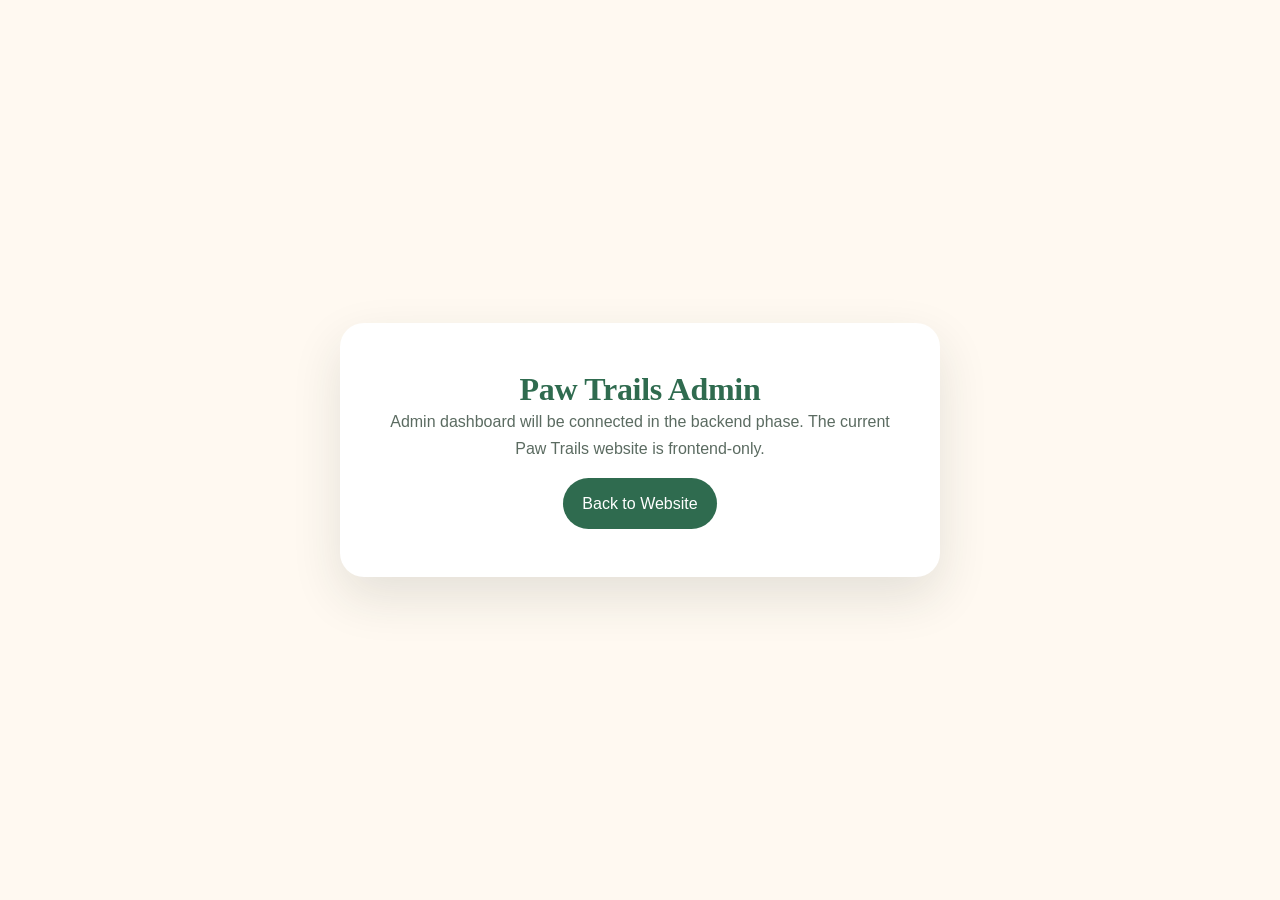
<file: admin.html>
<!DOCTYPE html>
<html lang="en">
<head>
<meta charset="UTF-8">
<meta name="viewport" content="width=device-width, initial-scale=1.0">
<title>Paw Trails — Admin</title>
<link rel="stylesheet" href="css/style.css">
</head>
<body style="min-height:100vh;display:grid;place-items:center;background:#FFF9F1;padding:2rem;">
  <main style="max-width:600px;text-align:center;background:#fff;padding:3rem;border-radius:24px;box-shadow:0 20px 50px rgba(36,51,43,.12);">
    <h1 style="font-family:Fraunces,serif;color:#2F6B4F;">Paw Trails Admin</h1>
    <p style="color:#5B6B61;line-height:1.7;">Admin dashboard will be connected in the backend phase. The current Paw Trails website is frontend-only.</p>
    <a href="index.html" style="display:inline-block;margin-top:1rem;padding:.8rem 1.2rem;border-radius:999px;background:#2F6B4F;color:#fff;text-decoration:none;">Back to Website</a>
  </main>
</body>
</html>
</file>
<file: css/style.css>
/* =====================================================================
   PAW TRAILS — Animal Welfare Initiative by CubeWorkSocial
   Stylesheet: css/style.css
   Author: Senior Frontend / UI-UX pass
   Table of Contents:
     1.  CSS Variables
     2.  Reset
     3.  Base Typography
     4.  Container
     5.  Buttons
     6.  Navbar
     7.  Mobile Navigation
     8.  Hero
     9.  Impact
     10. About
     11. Our Work
     12. Animals
     13. Adoption
     14. Feeding
     15. Shelter
     16. Report
     17. Volunteer
     18. Donation
     19. Stories
     20. Gallery
     21. Social
     22. Contact
     23. Ways to Help
     24. Footer
     25. Animations
     26. Responsive Design
     27. Reduced Motion
===================================================================== */


/* =====================================================================
   1. CSS VARIABLES
===================================================================== */

:root {

    /* Brand colors */
    --color-primary: #2F6B4F;
    --color-primary-dark: #234F3B;
    --color-primary-light: #3E8563;
    --color-secondary: #E8894A;
    --color-secondary-dark: #D3702F;
    --color-cream: #FFF9F1;
    --color-dark: #24332B;
    --color-white: #FFFFFF;
    --color-light-green: #EAF3ED;

    /* Status colors */
    --color-status-available: #2F6B4F;
    --color-status-progress: #E8894A;
    --color-status-adopted: #5C6F63;

    /* Neutral tones derived from palette */
    --color-text-muted: #5B6B61;
    --color-border: #E1DED3;
    --color-border-soft: rgba(36, 51, 43, 0.08);

    /* Typography */
    --font-display: 'Fraunces', serif;
    --font-body: 'Work Sans', sans-serif;

    /* Type scale */
    --fs-h1: clamp(2.4rem, 4.4vw, 3.9rem);
    --fs-h2: clamp(1.9rem, 3vw, 2.75rem);
    --fs-h3: clamp(1.2rem, 1.6vw, 1.45rem);
    --fs-lede: clamp(1.05rem, 1.4vw, 1.2rem);
    --fs-body: 1rem;
    --fs-small: 0.875rem;
    --fs-eyebrow: 0.8rem;

    /* Spacing scale */
    --space-3xs: 0.25rem;
    --space-2xs: 0.5rem;
    --space-xs: 0.75rem;
    --space-sm: 1rem;
    --space-md: 1.5rem;
    --space-lg: 2.5rem;
    --space-xl: 4rem;
    --space-2xl: 6rem;
    --space-3xl: 8rem;

    /* Layout */
    --container-width: 1200px;
    --container-pad: clamp(1.25rem, 4vw, 2.5rem);
    --radius-sm: 10px;
    --radius-md: 18px;
    --radius-lg: 28px;
    --radius-pill: 999px;

    /* Shadows */
    --shadow-sm: 0 2px 10px rgba(36, 51, 43, 0.07);
    --shadow-md: 0 12px 30px rgba(36, 51, 43, 0.12);
    --shadow-lg: 0 30px 60px -15px rgba(36, 51, 43, 0.28);
    --shadow-warm: 0 20px 45px -12px rgba(232, 137, 74, 0.35);

    /* Motion */
    --transition-fast: 180ms ease;
    --transition-base: 300ms cubic-bezier(0.22, 1, 0.36, 1);
    --transition-slow: 560ms cubic-bezier(0.22, 1, 0.36, 1);

    /* Header height (used for scroll offset / sticky calculations) */
    --header-height: 84px;
}


/* =====================================================================
   2. RESET
===================================================================== */

*,
*::before,
*::after {
    box-sizing: border-box;
    margin: 0;
    padding: 0;
}

html {
    -webkit-text-size-adjust: 100%;
    scroll-behavior: smooth;
    scroll-padding-top: var(--header-height);
}

body {
    min-height: 100vh;
    overflow-x: hidden;
    background: var(--color-cream);
    color: var(--color-dark);
    font-family: var(--font-body);
    line-height: 1.6;
    -webkit-font-smoothing: antialiased;
    -moz-osx-font-smoothing: grayscale;
}

img,
picture,
video {
    display: block;
    max-width: 100%;
    height: auto;
}

ul,
ol {
    list-style: none;
}

a {
    color: inherit;
    text-decoration: none;
}

button,
input,
textarea,
select {
    font: inherit;
    color: inherit;
    background: none;
    border: none;
}

button {
    cursor: pointer;
}

svg {
    display: block;
}

:focus-visible {
    outline: 3px solid var(--color-secondary);
    outline-offset: 3px;
    border-radius: 4px;
}

.sr-only {
    position: absolute;
    width: 1px;
    height: 1px;
    padding: 0;
    margin: -1px;
    overflow: hidden;
    clip: rect(0, 0, 0, 0);
    white-space: nowrap;
    border: 0;
}


/* =====================================================================
   3. BASE TYPOGRAPHY
===================================================================== */

h1, h2, h3, h4 {
    font-family: var(--font-display);
    color: var(--color-dark);
    font-weight: 600;
    line-height: 1.15;
    letter-spacing: -0.01em;
}

p {
    color: var(--color-text-muted);
}

strong {
    color: var(--color-dark);
    font-weight: 600;
}

.eyebrow {
    display: inline-flex;
    align-items: center;
    gap: var(--space-2xs);
    font-family: var(--font-body);
    font-size: var(--fs-eyebrow);
    font-weight: 600;
    letter-spacing: 0.12em;
    text-transform: uppercase;
    color: var(--color-secondary-dark);
    margin-bottom: var(--space-sm);
}

.eyebrow::before {
    content: "";
    width: 22px;
    height: 2px;
    background: var(--color-secondary);
    border-radius: var(--radius-pill);
}

.section-title {
    font-size: var(--fs-h2);
    margin-bottom: var(--space-sm);
    max-width: 40ch;
}

.section-title--center {
    max-width: none;
    text-align: center;
    margin-left: auto;
    margin-right: auto;
}

.section-lede {
    font-size: var(--fs-lede);
    max-width: 58ch;
    margin-bottom: var(--space-lg);
}

.section-lede--center {
    text-align: center;
    margin-left: auto;
    margin-right: auto;
}

.fine-print {
    font-size: var(--fs-small);
    color: var(--color-text-muted);
    font-style: italic;
    margin-top: var(--space-sm);
}


/* =====================================================================
   4. CONTAINER
===================================================================== */

.container {
    width: 100%;
    max-width: var(--container-width);
    margin-inline: auto;
    padding-inline: var(--container-pad);
}

main > section {
    padding-block: var(--space-2xl);
}


/* =====================================================================
   5. BUTTONS
===================================================================== */

.btn {
    --btn-pad-y: 0.9rem;
    --btn-pad-x: 1.75rem;

    position: relative;
    display: inline-flex;
    align-items: center;
    justify-content: center;
    gap: var(--space-2xs);
    padding: var(--btn-pad-y) var(--btn-pad-x);
    border-radius: var(--radius-pill);
    font-weight: 600;
    font-size: 0.95rem;
    white-space: nowrap;
    transition: transform var(--transition-fast), box-shadow var(--transition-fast), background-color var(--transition-fast), color var(--transition-fast), border-color var(--transition-fast);
    will-change: transform;
}

.btn:active {
    transform: translateY(1px);
}

.btn--primary {
    background: var(--color-secondary);
    color: var(--color-white);
    box-shadow: var(--shadow-warm);
}

.btn--primary:hover {
    background: var(--color-secondary-dark);
    transform: translateY(-3px);
    box-shadow: 0 26px 50px -14px rgba(232, 137, 74, 0.45);
}

.btn--outline {
    background: transparent;
    color: var(--color-primary);
    border: 1.5px solid var(--color-primary);
}

.btn--outline:hover {
    background: var(--color-primary);
    color: var(--color-white);
    transform: translateY(-3px);
    box-shadow: var(--shadow-md);
}

.btn--small {
    padding: 0.6rem 1.25rem;
    font-size: 0.85rem;
    background: var(--color-primary);
    color: var(--color-white);
}

.btn--small:hover {
    background: var(--color-primary-dark);
    transform: translateY(-2px);
}

.btn--text {
    padding: 0;
    background: none;
    color: var(--color-primary);
    border-radius: 0;
    font-weight: 600;
    position: relative;
}

.btn--text::after {
    content: "";
    position: absolute;
    left: 0;
    bottom: -3px;
    width: 100%;
    height: 1.5px;
    background: currentColor;
    transform: scaleX(0);
    transform-origin: right;
    transition: transform var(--transition-base);
}

.btn--text:hover::after {
    transform: scaleX(1);
    transform-origin: left;
}

.btn--text:hover {
    color: var(--color-secondary-dark);
}

.btn--nav {
    padding: 0.65rem 1.4rem;
    font-size: 0.9rem;
}


/* =====================================================================
   6. NAVBAR
===================================================================== */

.paw-trail {
    position: fixed;
    top: 0;
    left: 0;
    width: 100%;
    height: 3px;
    background: transparent;
    z-index: 1100;
}

.paw-trail__fill {
    height: 100%;
    width: 0%;
    background: linear-gradient(90deg, var(--color-secondary), var(--color-primary));
    transition: width 120ms linear;
}

.site-header {
    position: sticky;
    top: 0;
    z-index: 1000;
    background: rgba(255, 249, 241, 0.92);
    backdrop-filter: blur(10px);
    -webkit-backdrop-filter: blur(10px);
    border-bottom: 1px solid transparent;
    transition: box-shadow var(--transition-base), border-color var(--transition-base), background-color var(--transition-base);
}

.site-header.is-scrolled {
    background: rgba(255, 255, 255, 0.97);
    box-shadow: var(--shadow-sm);
    border-bottom-color: var(--color-border);
}

.nav-inner {
    display: flex;
    align-items: center;
    justify-content: space-between;
    gap: var(--space-md);
    height: var(--header-height);
}

.brand {
    display: inline-flex;
    align-items: center;
    gap: var(--space-2xs);
    flex-shrink: 0;
}

.brand__mark {
    display: inline-flex;
    align-items: center;
    justify-content: center;
    color: var(--color-secondary);
    transition: transform var(--transition-base);
}

.brand:hover .brand__mark {
    transform: rotate(-8deg) scale(1.05);
}

.brand__text {
    font-family: var(--font-display);
    font-size: 1.4rem;
    font-weight: 700;
    color: var(--color-primary-dark);
    letter-spacing: -0.01em;
}

.main-nav ul {
    display: flex;
    align-items: center;
    gap: var(--space-lg);
}

.main-nav a {
    position: relative;
    font-size: 0.95rem;
    font-weight: 500;
    color: var(--color-dark);
    padding-block: var(--space-2xs);
    transition: color var(--transition-fast);
}

.main-nav a::after {
    content: "";
    position: absolute;
    left: 0;
    bottom: 0;
    width: 100%;
    height: 2px;
    background: var(--color-secondary);
    transform: scaleX(0);
    transform-origin: right;
    transition: transform var(--transition-base);
}

.main-nav a:hover {
    color: var(--color-secondary-dark);
}

.main-nav a:hover::after {
    transform: scaleX(1);
    transform-origin: left;
}

.hamburger {
    display: none;
    flex-direction: column;
    justify-content: center;
    align-items: center;
    gap: 5px;
    width: 42px;
    height: 42px;
    border-radius: var(--radius-sm);
    flex-shrink: 0;
}

.hamburger span {
    display: block;
    width: 22px;
    height: 2px;
    background: var(--color-dark);
    border-radius: var(--radius-pill);
    transition: transform var(--transition-base), opacity var(--transition-base);
}

.hamburger[aria-expanded="true"] span:nth-child(1) {
    transform: translateY(7px) rotate(45deg);
}

.hamburger[aria-expanded="true"] span:nth-child(2) {
    opacity: 0;
}

.hamburger[aria-expanded="true"] span:nth-child(3) {
    transform: translateY(-7px) rotate(-45deg);
}


/* =====================================================================
   7. MOBILE NAVIGATION
===================================================================== */

.mobile-nav {
    display: none;
    flex-direction: column;
    gap: var(--space-md);
    background: var(--color-white);
    border-top: 1px solid var(--color-border);
    max-height: 0;
    overflow: hidden;
    padding-inline: var(--container-pad);
    transition: max-height var(--transition-slow), padding var(--transition-slow);
}

.mobile-nav.is-open {
    max-height: 640px;
    padding-block: var(--space-lg);
}

.mobile-nav ul {
    display: flex;
    flex-direction: column;
    gap: var(--space-md);
}

.mobile-nav a {
    display: block;
    font-size: 1.05rem;
    font-weight: 500;
    color: var(--color-dark);
}

.mobile-nav .btn {
    width: 100%;
}


/* =====================================================================
   8. HERO
===================================================================== */

.hero {
    padding-block: var(--space-2xl) var(--space-xl);
    background:
        radial-gradient(circle at 85% 10%, rgba(232, 137, 74, 0.12), transparent 45%),
        radial-gradient(circle at 5% 90%, rgba(47, 107, 79, 0.10), transparent 40%),
        var(--color-cream);
}

.hero__inner {
    display: grid;
    grid-template-columns: 1.05fr 0.95fr;
    align-items: center;
    gap: var(--space-2xl);
}

.hero__headline {
    font-size: var(--fs-h1);
    margin-bottom: var(--space-md);
}

.hero__sub {
    font-size: var(--fs-lede);
    max-width: 46ch;
    margin-bottom: var(--space-lg);
}

.hero__ctas {
    display: flex;
    flex-wrap: wrap;
    gap: var(--space-sm);
}

.hero__media {
    position: relative;
}

.hero__image {
    width: 100%;
    aspect-ratio: 4 / 4.4;
    object-fit: cover;
    border-radius: var(--radius-lg);
    box-shadow: var(--shadow-lg);
    border: 6px solid var(--color-white);
}

.hero__media-tag {
    position: absolute;
    left: -1rem;
    bottom: -1rem;
    background: var(--color-primary);
    color: var(--color-white);
    font-family: var(--font-display);
    font-weight: 600;
    font-size: 1.05rem;
    padding: 0.9rem 1.5rem;
    border-radius: var(--radius-md);
    box-shadow: var(--shadow-md);
}


/* =====================================================================
   9. IMPACT
===================================================================== */

.impact {
    background: var(--color-primary);
    color: var(--color-white);
    padding-block: var(--space-xl);
}

.impact__grid {
    display: grid;
    grid-template-columns: repeat(4, 1fr);
    gap: var(--space-md);
}

.impact__stat {
    text-align: center;
    padding: var(--space-lg) var(--space-sm);
    border-radius: var(--radius-md);
    background: rgba(255, 255, 255, 0.06);
    border: 1px solid rgba(255, 255, 255, 0.12);
    transition: transform var(--transition-base), background-color var(--transition-base);
}

.impact__stat:hover {
    transform: translateY(-6px);
    background: rgba(255, 255, 255, 0.1);
}

.impact__number {
    display: block;
    font-family: var(--font-display);
    font-size: clamp(2.2rem, 4vw, 3rem);
    font-weight: 700;
    color: var(--color-white);
    margin-bottom: var(--space-3xs);
}

.impact__label {
    display: block;
    font-size: 0.95rem;
    color: rgba(255, 255, 255, 0.85);
    font-weight: 500;
}

.impact__note {
    text-align: center;
    margin-top: var(--space-lg);
    color: rgba(255, 255, 255, 0.65);
    font-size: var(--fs-small);
    font-style: italic;
}


/* =====================================================================
   10. ABOUT
===================================================================== */

.about {
    text-align: center;
}

.about .section-title,
.about .section-lede {
    margin-left: auto;
    margin-right: auto;
}

.feature-grid {
    margin-top: var(--space-xl);
    display: grid;
    grid-template-columns: repeat(4, 1fr);
    gap: var(--space-md);
    text-align: left;
}

.feature-card {
    background: var(--color-white);
    border-radius: var(--radius-md);
    padding: var(--space-lg) var(--space-md);
    box-shadow: var(--shadow-sm);
    border: 1px solid var(--color-border-soft);
    transition: transform var(--transition-base), box-shadow var(--transition-base);
}

.feature-card:hover {
    transform: translateY(-8px);
    box-shadow: var(--shadow-md);
}

.feature-card__icon {
    display: inline-flex;
    align-items: center;
    justify-content: center;
    width: 56px;
    height: 56px;
    border-radius: 50%;
    background: var(--color-light-green);
    font-size: 1.5rem;
    margin-bottom: var(--space-md);
}

.feature-card h3 {
    font-size: 1.15rem;
    margin-bottom: var(--space-2xs);
}

.feature-card p {
    font-size: 0.95rem;
}


/* =====================================================================
   11. OUR WORK
===================================================================== */

.activities {
    background: var(--color-light-green);
}

.activity-list {
    display: flex;
    flex-direction: column;
    gap: var(--space-2xl);
    margin-top: var(--space-lg);
}

.activity-row {
    display: grid;
    grid-template-columns: 1fr 1fr;
    align-items: center;
    gap: var(--space-xl);
}

.activity-row--reverse .activity-row__image {
    order: 2;
}

.activity-row--reverse .activity-row__copy {
    order: 1;
}

.activity-row__image {
    overflow: hidden;
    border-radius: var(--radius-lg);
    box-shadow: var(--shadow-md);
}

.activity-row__image img {
    width: 100%;
    height: 340px;
    object-fit: cover;
    transition: transform var(--transition-slow);
}

.activity-row__image:hover img {
    transform: scale(1.06);
}

.activity-row__copy h3 {
    font-size: var(--fs-h3);
    margin-bottom: var(--space-sm);
}

.activity-row__copy p {
    margin-bottom: var(--space-md);
    max-width: 42ch;
}


/* =====================================================================
   12. ANIMALS
===================================================================== */

.animals {
    text-align: center;
}

.animals .section-title,
.animals .section-lede {
    margin-left: auto;
    margin-right: auto;
}

.animal-filters {
    display: flex;
    justify-content: center;
    flex-wrap: wrap;
    gap: var(--space-2xs);
    margin: var(--space-lg) 0 var(--space-xl);
}

.chip {
    padding: 0.6rem 1.4rem;
    border-radius: var(--radius-pill);
    border: 1.5px solid var(--color-border);
    background: var(--color-white);
    font-size: 0.9rem;
    font-weight: 600;
    color: var(--color-text-muted);
    transition: all var(--transition-fast);
}

.chip:hover {
    border-color: var(--color-primary);
    color: var(--color-primary);
}

.chip.is-active {
    background: var(--color-primary);
    border-color: var(--color-primary);
    color: var(--color-white);
}

.animal-grid {
    display: grid;
    grid-template-columns: repeat(3, 1fr);
    gap: var(--space-lg);
    text-align: left;
}

.animal-card {
    position: relative;
    background: var(--color-white);
    border-radius: var(--radius-md);
    overflow: hidden;
    box-shadow: var(--shadow-sm);
    border: 1px solid var(--color-border-soft);
    transition: transform var(--transition-base), box-shadow var(--transition-base);
}

.animal-card:hover {
    transform: translateY(-8px);
    box-shadow: var(--shadow-md);
}

.animal-card__img {
    overflow: hidden;
    aspect-ratio: 4 / 3;
}

.animal-card__img img {
    width: 100%;
    height: 100%;
    object-fit: cover;
    transition: transform var(--transition-slow);
}

.animal-card:hover .animal-card__img img {
    transform: scale(1.08);
}

.status-badge {
    position: absolute;
    top: var(--space-sm);
    left: var(--space-sm);
    padding: 0.4rem 0.9rem;
    border-radius: var(--radius-pill);
    font-size: 0.75rem;
    font-weight: 700;
    letter-spacing: 0.02em;
    color: var(--color-white);
    box-shadow: var(--shadow-sm);
}

.status-badge--available {
    background: var(--color-status-available);
}

.status-badge--progress {
    background: var(--color-status-progress);
}

.status-badge--adopted {
    background: var(--color-status-adopted);
}

.animal-card__body {
    padding: var(--space-md);
}

.animal-card__body h3 {
    display: flex;
    flex-direction: column;
    gap: var(--space-3xs);
    font-size: 1.2rem;
    margin-bottom: var(--space-2xs);
}

.animal-card__meta {
    font-family: var(--font-body);
    font-size: 0.85rem;
    font-weight: 500;
    color: var(--color-text-muted);
}

.animal-card__location {
    font-size: 0.85rem;
    color: var(--color-secondary-dark);
    font-weight: 600;
    margin-bottom: var(--space-sm);
}

.animal-card__body > p:not(.animal-card__location) {
    font-size: 0.92rem;
    margin-bottom: var(--space-md);
}

.animal-card__ctas {
    display: flex;
    align-items: center;
    justify-content: space-between;
    gap: var(--space-sm);
}

.animal-card[data-status] {
    display: none;
}

.animal-card.is-visible {
    display: block;
}


/* =====================================================================
   13. ADOPTION
===================================================================== */

.adopt {
    background: var(--color-light-green);
}

.process {
    display: flex;
    flex-wrap: wrap;
    gap: var(--space-md);
    margin: var(--space-lg) 0 var(--space-xl);
}

.process li {
    display: flex;
    align-items: center;
    gap: var(--space-2xs);
    font-weight: 600;
    font-size: 0.95rem;
    color: var(--color-dark);
}

.process__num {
    display: inline-flex;
    align-items: center;
    justify-content: center;
    width: 30px;
    height: 30px;
    border-radius: 50%;
    background: var(--color-secondary);
    color: var(--color-white);
    font-size: 0.85rem;
    font-weight: 700;
    flex-shrink: 0;
}

.form-card {
    background: var(--color-white);
    border-radius: var(--radius-lg);
    padding: var(--space-xl);
    box-shadow: var(--shadow-md);
    max-width: 760px;
}

.form-card h3 {
    font-size: 1.35rem;
    margin-bottom: var(--space-lg);
}

.form-row {
    margin-bottom: var(--space-md);
}

.form-row--split {
    display: grid;
    grid-template-columns: 1fr 1fr;
    gap: var(--space-md);
}

label {
    display: block;
    font-size: 0.88rem;
    font-weight: 600;
    color: var(--color-dark);
    margin-bottom: var(--space-3xs);
}

input,
textarea,
select {
    width: 100%;
    padding: 0.85rem 1rem;
    border: 1.5px solid var(--color-border);
    border-radius: var(--radius-sm);
    background: var(--color-cream);
    font-size: 0.95rem;
    color: var(--color-dark);
    transition: border-color var(--transition-fast), box-shadow var(--transition-fast), background-color var(--transition-fast);
}

textarea {
    resize: vertical;
    min-height: 90px;
}

input::placeholder,
textarea::placeholder {
    color: #9AA79D;
}

input:focus,
textarea:focus,
select:focus {
    outline: none;
    border-color: var(--color-primary);
    background: var(--color-white);
    box-shadow: 0 0 0 4px rgba(47, 107, 79, 0.14);
}

input.is-invalid,
textarea.is-invalid,
select.is-invalid {
    border-color: #C0392B;
    background: #FFF5F4;
    box-shadow: 0 0 0 3px rgba(192, 57, 43, 0.12);
}

input.is-invalid:focus,
textarea.is-invalid:focus,
select.is-invalid:focus {
    border-color: #C0392B;
    box-shadow: 0 0 0 4px rgba(192, 57, 43, 0.18);
}

select {
    appearance: none;
    background-image: url("data:image/svg+xml,%3Csvg xmlns='http://www.w3.org/2000/svg' width='14' height='9' viewBox='0 0 14 9' fill='none'%3E%3Cpath d='M1 1L7 7L13 1' stroke='%232F6B4F' stroke-width='2' stroke-linecap='round' stroke-linejoin='round'/%3E%3C/svg%3E");
    background-repeat: no-repeat;
    background-position: right 1rem center;
    padding-right: 2.5rem;
}

input[type="file"] {
    padding: 0.65rem 1rem;
    background: var(--color-cream);
    cursor: pointer;
}

.form-card .btn {
    margin-top: var(--space-2xs);
}

.form-status {
    margin-top: var(--space-sm);
    font-size: 0.9rem;
    font-weight: 600;
    min-height: 1.2em;
}

.form-status:not(:empty) {
    color: var(--color-primary);
}


/* =====================================================================
   14. FEEDING
===================================================================== */

.feeding__inner {
    display: grid;
    grid-template-columns: 1fr 1fr;
    align-items: center;
    gap: var(--space-2xl);
}

.amount-picker {
    display: flex;
    flex-wrap: wrap;
    gap: var(--space-sm);
    margin: var(--space-lg) 0 var(--space-2xs);
}

.amount-chip {
    padding: 0.8rem 1.5rem;
    border-radius: var(--radius-pill);
    border: 1.5px solid var(--color-border);
    background: var(--color-white);
    font-weight: 700;
    font-size: 1rem;
    color: var(--color-dark);
    transition: all var(--transition-fast);
}

.amount-chip:hover {
    border-color: var(--color-secondary);
    color: var(--color-secondary-dark);
    transform: translateY(-2px);
}

.amount-chip.is-active,
.amount-chip:active {
    background: var(--color-secondary);
    border-color: var(--color-secondary);
    color: var(--color-white);
}

.amount-chip--custom {
    display: flex;
    align-items: center;
    gap: var(--space-3xs);
    padding-inline: 1.1rem;
}

.amount-chip--custom span {
    font-weight: 700;
    color: var(--color-text-muted);
}

.amount-chip--custom input {
    width: 90px;
    border: none;
    background: transparent;
    padding: 0.2rem 0;
    font-weight: 700;
}

.amount-chip--custom input:focus {
    box-shadow: none;
}

.feeding .btn--primary {
    margin-top: var(--space-md);
}

.feeding__image img {
    width: 100%;
    height: 420px;
    object-fit: cover;
    border-radius: var(--radius-lg);
    box-shadow: var(--shadow-lg);
}


/* =====================================================================
   15. SHELTER
===================================================================== */

.shelter {
    background: var(--color-light-green);
}

.shelter__inner {
    display: grid;
    grid-template-columns: 1fr 1fr;
    align-items: center;
    gap: var(--space-2xl);
}

.shelter__inner img {
    width: 100%;
    height: 420px;
    object-fit: cover;
    border-radius: var(--radius-lg);
    box-shadow: var(--shadow-lg);
}

.shelter .btn--primary {
    margin-top: var(--space-sm);
}


/* =====================================================================
   16. REPORT
===================================================================== */

.report {
    text-align: center;
}

.report .section-title,
.report .section-lede {
    margin-left: auto;
    margin-right: auto;
}

.report .form-card {
    margin-inline: auto;
    text-align: left;
}


/* =====================================================================
   17. VOLUNTEER
===================================================================== */

.volunteer {
    background: var(--color-light-green);
}

.volunteer__inner {
    display: grid;
    grid-template-columns: 1fr 1.05fr;
    align-items: center;
    gap: var(--space-2xl);
}

.volunteer__inner img {
    width: 100%;
    margin-top: var(--space-lg);
    height: 320px;
    object-fit: cover;
    border-radius: var(--radius-lg);
    box-shadow: var(--shadow-md);
}

.volunteer .form-card {
    max-width: none;
}


/* =====================================================================
   18. DONATION
===================================================================== */

.donate {
    background: var(--color-primary-dark);
    color: var(--color-white);
    text-align: center;
}

.donate .eyebrow {
    color: var(--color-secondary);
}

.donate .section-title,
.donate .section-lede {
    color: var(--color-white);
    margin-left: auto;
    margin-right: auto;
}

.donate .section-lede {
    color: rgba(255, 255, 255, 0.75);
}

.donate__panel {
    margin-top: var(--space-xl);
    display: grid;
    grid-template-columns: 0.85fr 1.15fr;
    align-items: center;
    gap: var(--space-2xl);
    background: var(--color-white);
    color: var(--color-dark);
    border-radius: var(--radius-lg);
    padding: var(--space-2xl);
    box-shadow: var(--shadow-lg);
    text-align: left;
}

.donate__qr {
    text-align: center;
}

.qr-box {
    background: var(--color-cream);
    border: 2px dashed var(--color-secondary);
    border-radius: var(--radius-md);
    padding: var(--space-md);
    display: inline-block;
}

.donation-qr {
    width: 280px;
    max-width: 100%;
    height: auto;
    display: block;
    object-fit: contain;
}

.donation-merchant-info {
    margin-top: var(--space-md);
    text-align: center;
    font-size: 0.9rem;
    color: var(--color-text-muted);
}

.donation-merchant-info p {
    margin: 0;
}

.donation-merchant-info span {
    font-weight: 500;
}

.donation-merchant-info strong {
    color: var(--color-dark);
}

.donate__info h3 {
    font-size: 1.5rem;
    margin-bottom: var(--space-sm);
}

.donate__info > p {
    margin-bottom: var(--space-md);
}

.donate__uses {
    display: grid;
    grid-template-columns: 1fr 1fr;
    gap: var(--space-sm);
}

.donate__uses li {
    font-weight: 600;
    font-size: 0.95rem;
    padding: var(--space-2xs) var(--space-sm);
    background: var(--color-light-green);
    border-radius: var(--radius-sm);
}


/* =====================================================================
   19. STORIES
===================================================================== */

.story-card {
    margin-top: var(--space-lg);
    background: var(--color-white);
    border-radius: var(--radius-lg);
    padding: var(--space-xl);
    box-shadow: var(--shadow-md);
}

.story-card__timeline {
    display: flex;
    flex-wrap: wrap;
    justify-content: space-between;
    gap: var(--space-2xs);
    margin-bottom: var(--space-xl);
    padding-bottom: var(--space-md);
    border-bottom: 1px solid var(--color-border);
}

.story-card__timeline span {
    font-size: 0.8rem;
    font-weight: 700;
    text-transform: uppercase;
    letter-spacing: 0.06em;
    color: var(--color-primary);
    position: relative;
    padding-left: var(--space-sm);
}

.story-card__timeline span::before {
    content: "";
    position: absolute;
    left: 0;
    top: 50%;
    transform: translateY(-50%);
    width: 7px;
    height: 7px;
    border-radius: 50%;
    background: var(--color-secondary);
}

.story-card__grid {
    display: grid;
    grid-template-columns: 1fr 1.3fr 1fr;
    gap: var(--space-lg);
    align-items: center;
}

.story-card__grid img {
    width: 100%;
    height: 260px;
    object-fit: cover;
    border-radius: var(--radius-md);
    box-shadow: var(--shadow-sm);
}

.story-card__copy h3 {
    font-size: 1.4rem;
    margin-bottom: var(--space-sm);
}

.story-card__copy p {
    font-size: 0.92rem;
    margin-bottom: var(--space-2xs);
}


/* =====================================================================
   20. GALLERY
===================================================================== */

.gallery {
    background: var(--color-light-green);
    text-align: center;
}

.gallery .section-title,
.gallery .section-lede {
    margin-left: auto;
    margin-right: auto;
}

.gallery-filters {
    display: flex;
    justify-content: center;
    flex-wrap: wrap;
    gap: var(--space-2xs);
    margin: var(--space-lg) 0 var(--space-xl);
}

.gallery-grid {
    display: grid;
    grid-template-columns: repeat(4, 1fr);
    grid-auto-rows: 200px;
    gap: var(--space-sm);
}

.gallery-item {
    position: relative;
    overflow: hidden;
    border-radius: var(--radius-md);
    cursor: pointer;
}

.gallery-item:nth-child(4n+1) {
    grid-row: span 2;
}

.gallery-item img {
    width: 100%;
    height: 100%;
    object-fit: cover;
    transition: transform var(--transition-slow);
}

.gallery-item::after {
    content: "";
    position: absolute;
    inset: 0;
    background: linear-gradient(0deg, rgba(36, 51, 43, 0.55), transparent 55%);
    opacity: 0;
    transition: opacity var(--transition-base);
}

.gallery-item:hover::after {
    opacity: 1;
}

.gallery-item:hover img {
    transform: scale(1.1);
}

.gallery-item[data-cat] {
    display: none;
}

.gallery-item.is-visible {
    display: block;
}


/* =====================================================================
   21. SOCIAL
===================================================================== */

.social {
    text-align: center;
}

.social .section-title,
.social .section-lede {
    margin-left: auto;
    margin-right: auto;
}

.social-grid {
    display: grid;
    grid-template-columns: repeat(6, 1fr);
    gap: var(--space-sm);
    margin: var(--space-lg) 0 var(--space-xl);
}

.social-item {
    position: relative;
    aspect-ratio: 1 / 1;
    overflow: hidden;
    border-radius: var(--radius-sm);
}

.social-item img {
    width: 100%;
    height: 100%;
    object-fit: cover;
    transition: transform var(--transition-slow);
}

.social-item::after {
    content: "📷";
    position: absolute;
    inset: 0;
    display: flex;
    align-items: center;
    justify-content: center;
    font-size: 1.4rem;
    background: rgba(47, 107, 79, 0.7);
    opacity: 0;
    transition: opacity var(--transition-base);
}

.social-item:hover::after {
    opacity: 1;
}

.social-item:hover img {
    transform: scale(1.12);
}


/* =====================================================================
   22. CONTACT
===================================================================== */

.contact__inner {
    display: grid;
    grid-template-columns: 0.85fr 1.15fr;
    gap: var(--space-2xl);
}

.contact__details {
    margin-top: var(--space-lg);
    display: flex;
    flex-direction: column;
    gap: var(--space-md);
}

.contact__details li {
    padding: var(--space-md);
    background: var(--color-white);
    border-radius: var(--radius-sm);
    box-shadow: var(--shadow-sm);
    font-size: 0.95rem;
}

.contact__details strong {
    display: block;
    color: var(--color-primary);
    font-size: 0.8rem;
    text-transform: uppercase;
    letter-spacing: 0.06em;
    margin-bottom: var(--space-3xs);
}

.contact .form-card {
    max-width: none;
}


/* =====================================================================
   23. WAYS TO HELP
===================================================================== */

.ways-to-help {
    background: var(--color-cream);
    text-align: center;
    border-top: 1px solid var(--color-border);
}

.ways-grid {
    display: flex;
    flex-wrap: wrap;
    justify-content: center;
    gap: var(--space-sm);
    margin-top: var(--space-lg);
}

.way-chip {
    display: inline-flex;
    align-items: center;
    gap: var(--space-2xs);
    padding: 0.9rem 1.6rem;
    border-radius: var(--radius-pill);
    background: var(--color-white);
    border: 1.5px solid var(--color-border);
    font-weight: 600;
    font-size: 0.95rem;
    box-shadow: var(--shadow-sm);
    transition: all var(--transition-base);
}

.way-chip:hover {
    background: var(--color-primary);
    border-color: var(--color-primary);
    color: var(--color-white);
    transform: translateY(-4px);
    box-shadow: var(--shadow-md);
}


/* =====================================================================
   24. FOOTER
===================================================================== */

.site-footer {
    background: var(--color-dark);
    color: rgba(255, 255, 255, 0.75);
    padding-block: var(--space-xl);
}

.footer__inner {
    display: grid;
    grid-template-columns: 1.2fr 1fr 1fr;
    gap: var(--space-lg);
    align-items: start;
}

.footer__brand .brand__text {
    font-family: var(--font-display);
    font-size: 1.4rem;
    color: var(--color-white);
    display: block;
    margin-bottom: var(--space-2xs);
}

.footer__brand p {
    color: rgba(255, 255, 255, 0.6);
    font-size: 0.9rem;
    max-width: 32ch;
}

.site-footer nav ul {
    display: flex;
    flex-direction: column;
    gap: var(--space-sm);
}

.site-footer nav a {
    font-size: 0.92rem;
    color: rgba(255, 255, 255, 0.75);
    transition: color var(--transition-fast), padding-left var(--transition-fast);
}

.site-footer nav a:hover {
    color: var(--color-secondary);
    padding-left: var(--space-2xs);
}

.footer__legal {
    grid-column: 1 / -1;
    margin-top: var(--space-lg);
    padding-top: var(--space-lg);
    border-top: 1px solid rgba(255, 255, 255, 0.12);
    font-size: 0.85rem;
    color: rgba(255, 255, 255, 0.5);
}


/* =====================================================================
   25. ANIMATIONS
===================================================================== */

[data-reveal] {
    opacity: 0;
    transform: translateY(30px);
    transition: opacity 700ms cubic-bezier(0.22, 1, 0.36, 1), transform 700ms cubic-bezier(0.22, 1, 0.36, 1);
}

[data-reveal].is-visible {
    opacity: 1;
    transform: translateY(0);
}


/* =====================================================================
   26. RESPONSIVE DESIGN
===================================================================== */

/* Laptop: 992px - 1199px */
@media (max-width: 1199px) {

    :root {
        --space-2xl: 5rem;
        --space-3xl: 6rem;
    }

    .impact__grid {
        gap: var(--space-sm);
    }

    .social-grid {
        grid-template-columns: repeat(4, 1fr);
    }

}


/* Tablet: 768px - 991px */
@media (max-width: 991px) {

    .main-nav,
    .btn--nav {
        display: none;
    }

    .hamburger {
        display: flex;
    }

    .mobile-nav {
        display: flex;
    }

    .hero__inner {
        grid-template-columns: 1fr;
        gap: var(--space-xl);
    }

    .hero__media {
        order: -1;
    }

    .hero__image {
        aspect-ratio: 16 / 10;
    }

    .impact__grid {
        grid-template-columns: repeat(2, 1fr);
    }

    .feature-grid {
        grid-template-columns: repeat(2, 1fr);
    }

    .activity-row,
    .activity-row--reverse {
        grid-template-columns: 1fr;
    }

    .activity-row--reverse .activity-row__image,
    .activity-row--reverse .activity-row__copy {
        order: initial;
    }

    .animal-grid {
        grid-template-columns: repeat(2, 1fr);
    }

    .feeding__inner,
    .shelter__inner,
    .volunteer__inner,
    .contact__inner {
        grid-template-columns: 1fr;
    }

    .shelter__inner > div:first-child {
        order: -1;
    }

    .donate__panel {
        grid-template-columns: 1fr;
        text-align: center;
    }

    .donate__qr {
        justify-self: center;
    }

    .story-card__grid {
        grid-template-columns: 1fr;
    }

    .story-card__grid img {
        height: 220px;
    }

    .gallery-grid {
        grid-template-columns: repeat(3, 1fr);
    }

    .social-grid {
        grid-template-columns: repeat(3, 1fr);
    }

    .footer__inner {
        grid-template-columns: 1fr 1fr;
    }

    .footer__brand {
        grid-column: 1 / -1;
    }

}


/* Mobile: below 768px */
@media (max-width: 767px) {

    main > section {
        padding-block: var(--space-xl);
    }

    .hero__ctas {
        flex-direction: column;
        align-items: stretch;
    }

    .feature-grid {
        grid-template-columns: 1fr;
    }

    .animal-grid {
        grid-template-columns: 1fr;
    }

    .form-row--split {
        grid-template-columns: 1fr;
    }

    .form-card {
        padding: var(--space-lg) var(--space-md);
    }

    .gallery-grid {
        grid-template-columns: repeat(2, 1fr);
        grid-auto-rows: 160px;
    }

    .social-grid {
        grid-template-columns: repeat(3, 1fr);
    }

    .donate__uses {
        grid-template-columns: 1fr;
    }

    .process {
        flex-direction: column;
        gap: var(--space-sm);
    }

    .footer__inner {
        grid-template-columns: 1fr;
        text-align: center;
    }

    .footer__brand p {
        margin-inline: auto;
    }

    .site-footer nav ul {
        align-items: center;
    }

}


/* Small mobile: below 480px */
@media (max-width: 479px) {

    :root {
        --container-pad: 1.1rem;
    }

    .brand__text {
        font-size: 1.2rem;
    }

    .hero__media-tag {
        left: 50%;
        transform: translateX(-50%);
        bottom: -0.9rem;
        font-size: 0.9rem;
        padding: 0.7rem 1.2rem;
        white-space: nowrap;
    }

    .amount-picker {
        gap: var(--space-2xs);
    }

    .amount-chip {
        padding: 0.65rem 1.1rem;
        font-size: 0.9rem;
    }

    .gallery-grid {
        grid-template-columns: repeat(2, 1fr);
        grid-auto-rows: 130px;
    }

    .gallery-item:nth-child(4n+1) {
        grid-row: span 1;
    }

    .social-grid {
        grid-template-columns: repeat(2, 1fr);
    }

    .story-card {
        padding: var(--space-lg) var(--space-md);
    }

    .way-chip {
        padding: 0.75rem 1.2rem;
        font-size: 0.88rem;
    }

}


/* =====================================================================
   27. REDUCED MOTION
===================================================================== */

@media (prefers-reduced-motion: reduce) {

    html {
        scroll-behavior: auto;
    }

    *,
    *::before,
    *::after {
        animation-duration: 0.001ms !important;
        animation-iteration-count: 1 !important;
        transition-duration: 0.001ms !important;
        scroll-behavior: auto !important;
    }

    [data-reveal] {
        opacity: 1;
        transform: none;
    }

}
</file>
